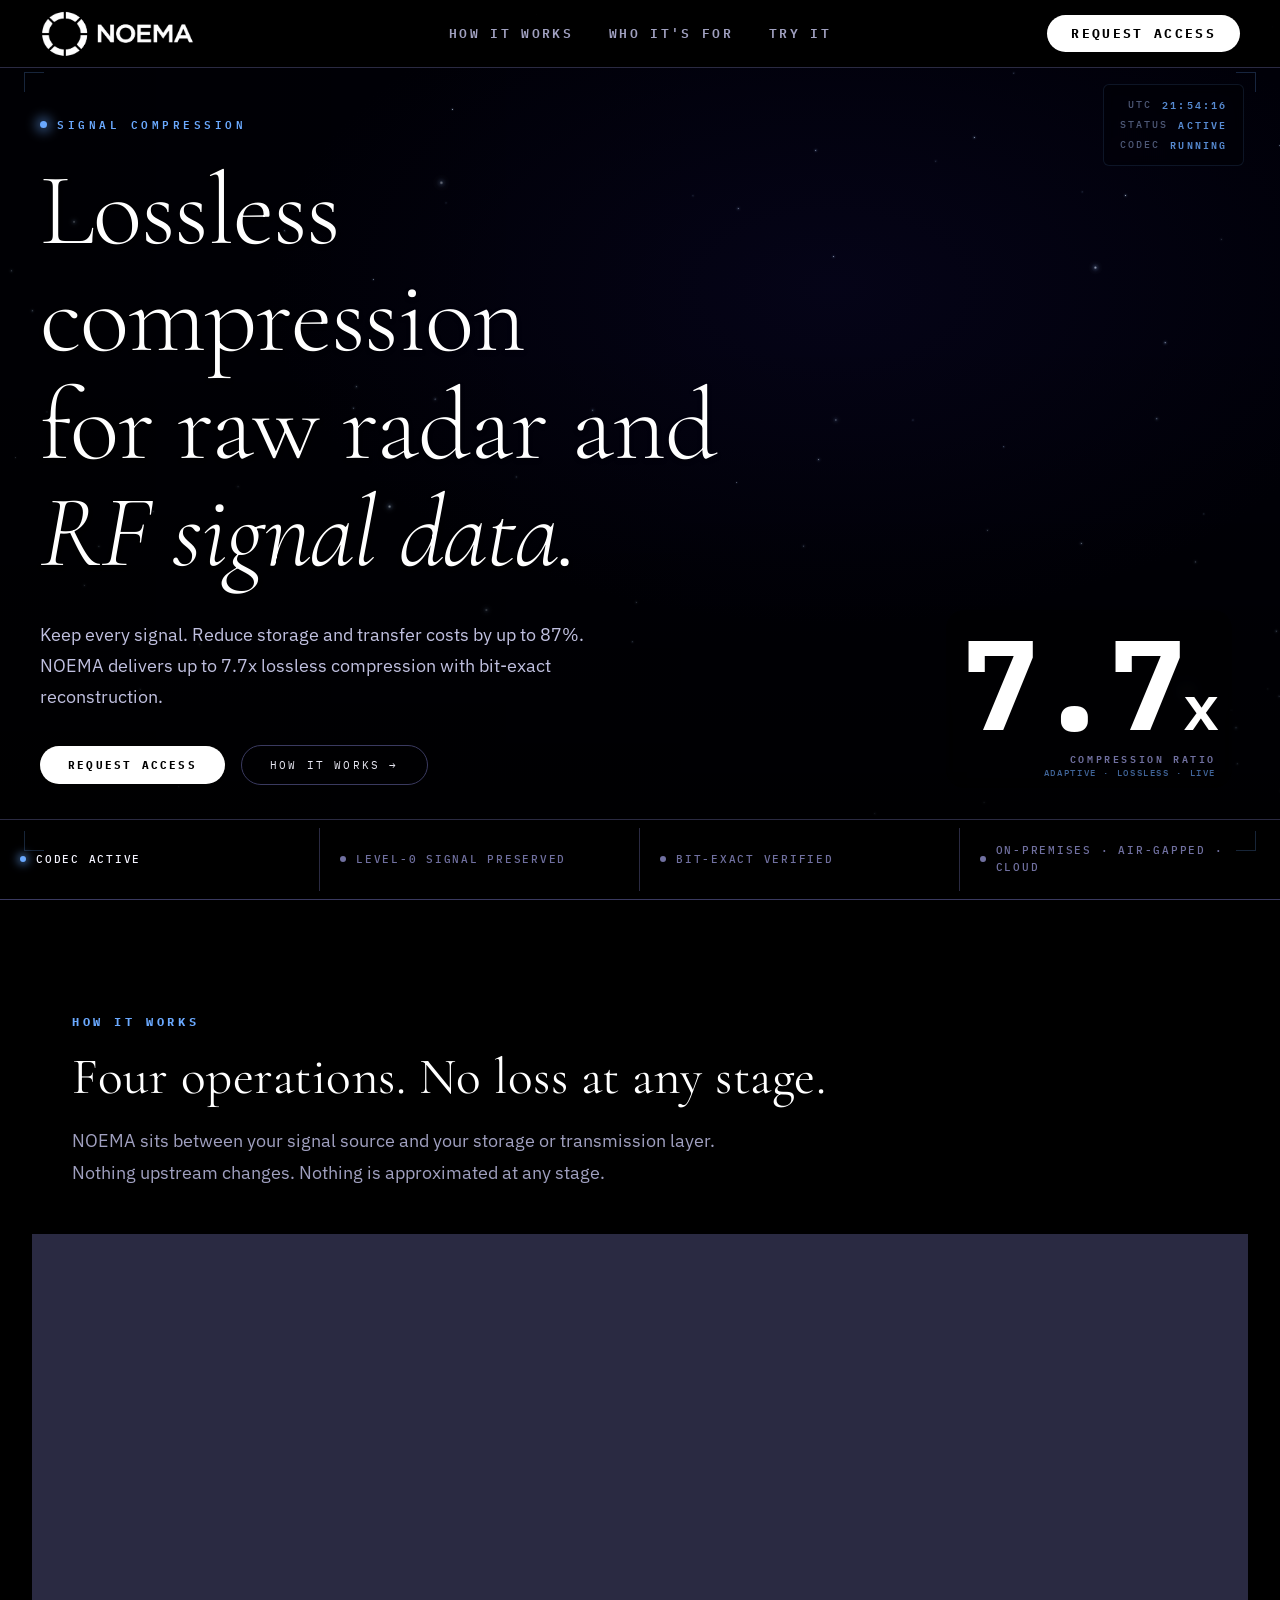
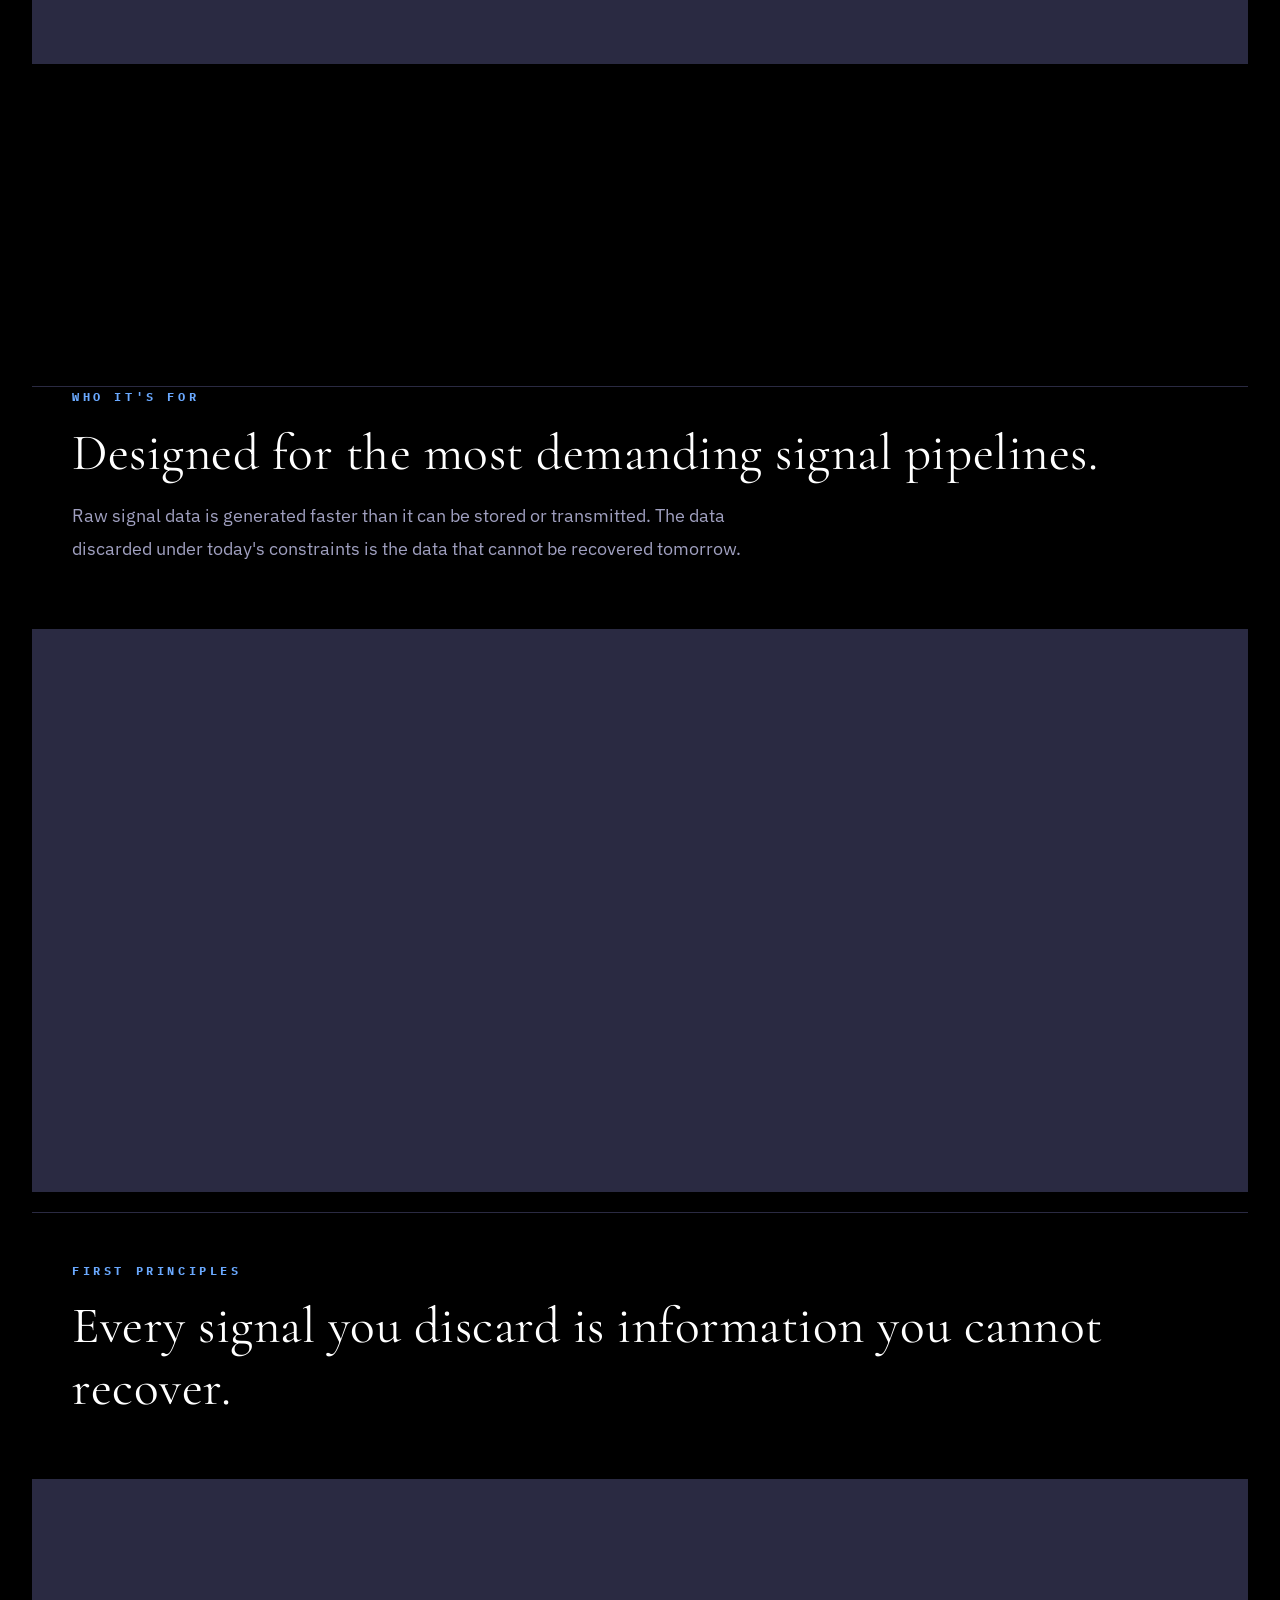
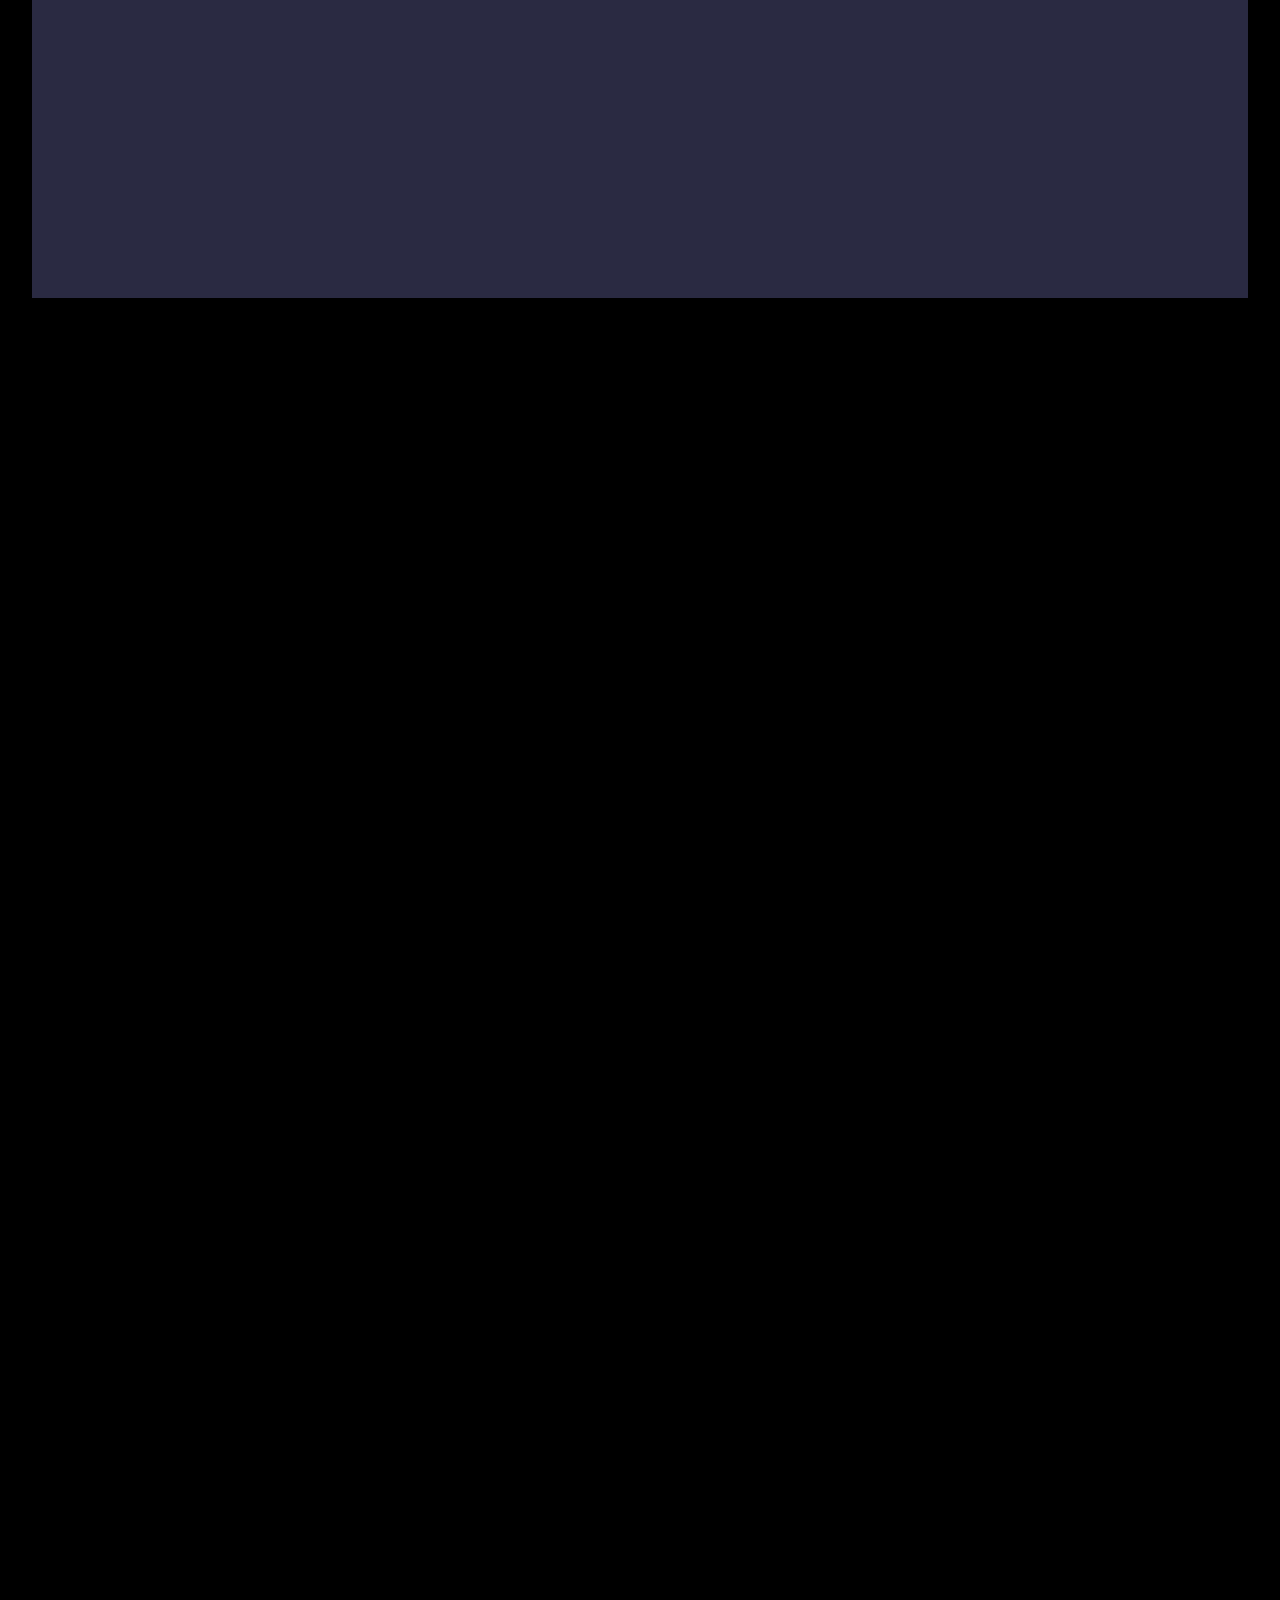
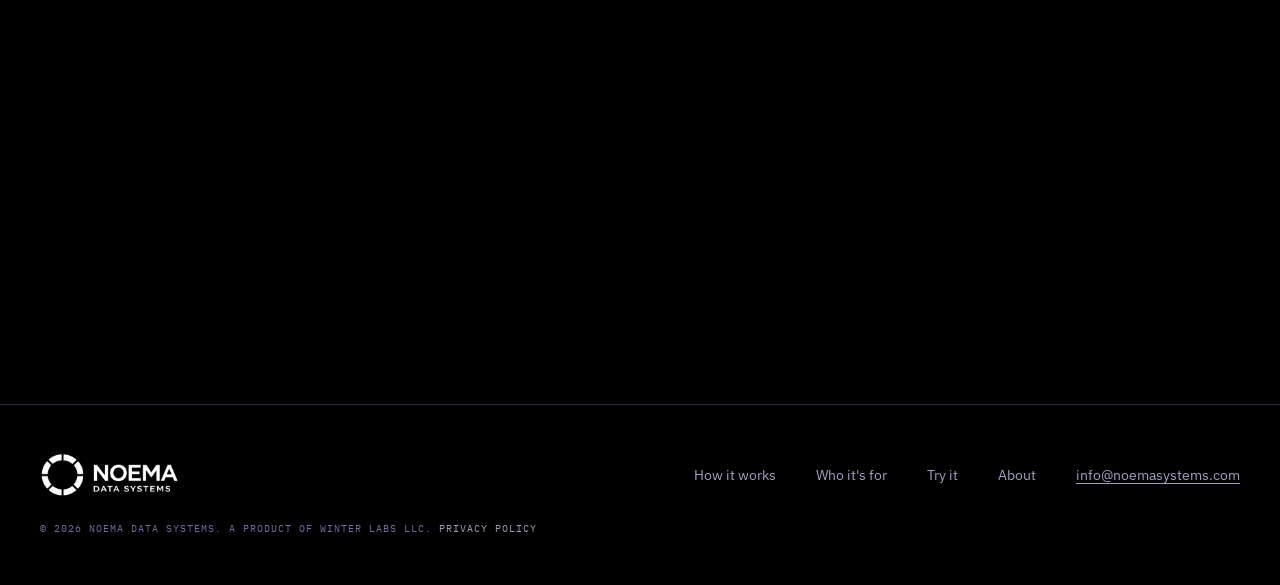
<file: index.html>
<!DOCTYPE html>
<html lang="en">
<head>
<meta charset="UTF-8">
<meta name="viewport" content="width=device-width, initial-scale=1.0, viewport-fit=cover">

<!-- Primary SEO -->
<title>NOEMA Data Systems | Lossless Compression for Radar, RF & SAR Data</title>
<meta name="description" content="NOEMA compresses radar, RF, and SAR data losslessly by up to 7.5x, preserving bit-exact signal fidelity with no changes to existing pipelines.">
<meta name="google-site-verification" content="BHL0DWhGnLd-arw8l7Kx6vkCZDKRUcqgpB3OGjRSbCo" />
<link rel="canonical" href="https://noemasystems.com/">

<!-- Favicon (tab icon) -->
<link rel="icon" type="image/png" href="images/noema_favicon.png">
<link rel="apple-touch-icon" href="images/noema_favicon.png">

<!-- Open Graph (Google rich results, LinkedIn, Slack previews) -->
<meta property="og:type" content="website">
<meta property="og:url" content="https://noemasystems.com/">
<meta property="og:title" content="NOEMA Data Systems | Lossless Compression for Radar, RF & SAR Data">
<meta property="og:description" content="NOEMA compresses radar, RF, and SAR data losslessly by 7.5–10x, preserving bit-exact signal fidelity with no changes to existing pipelines.">
<meta property="og:image" content="https://noemasystems.com/images/noema_og.png">
<meta property="og:image:width" content="1200">
<meta property="og:image:height" content="630">
<meta property="og:site_name" content="NOEMA Data Systems">

<!-- Twitter / X card -->
<meta name="twitter:card" content="summary_large_image">
<meta name="twitter:title" content="NOEMA Data Systems | Lossless Compression for Radar, RF & SAR Data">
<meta name="twitter:description" content="NOEMA compresses radar, RF, and SAR data losslessly by 7.5–10x, preserving bit-exact signal fidelity with no changes to existing pipelines.">
<meta name="twitter:image" content="https://noemasystems.com/images/noema_og.png">
<link rel="preconnect" href="https://fonts.googleapis.com">
<link rel="preconnect" href="https://fonts.gstatic.com" crossorigin>
<link href="https://fonts.googleapis.com/css2?family=Cormorant+Garamond:ital,wght@0,300;0,400;1,300;1,400&family=IBM+Plex+Mono:wght@400;500;600;700&family=IBM+Plex+Sans:wght@400;500;600;700&display=swap" rel="stylesheet">
<link rel="stylesheet" href="css/style.css">
</head>
<body>

<nav>
  <button class="nav-hamburger" id="navHamburger" aria-label="Open menu" aria-expanded="false">
    <span></span><span></span><span></span>
  </button>
  <img src="images/noema_logo.png" alt="NOEMA" class="nav-logo-img" onclick="window.scrollTo({top:0,behavior:'smooth'})">
  <div class="nav-links">
    <a onclick="document.getElementById('how').scrollIntoView({behavior:'smooth'})">How it works</a>
    <a onclick="document.getElementById('for').scrollIntoView({behavior:'smooth'})">Who it's for</a>
    <a onclick="document.getElementById('pilot').scrollIntoView({behavior:'smooth'})">Try it</a>
  </div>
  <button class="nav-cta" onclick="document.getElementById('signup').scrollIntoView({behavior:'smooth'})">Request access</button>
</nav>

<!-- Mobile dropdown menu -->
<div class="nav-dropdown" id="navDropdown">
  <a onclick="closeNav(); document.getElementById('how').scrollIntoView({behavior:'smooth'})">How it works</a>
  <a onclick="closeNav(); document.getElementById('for').scrollIntoView({behavior:'smooth'})">Who it's for</a>
  <a onclick="closeNav(); document.getElementById('pilot').scrollIntoView({behavior:'smooth'})">Try it</a>
  <a onclick="closeNav(); document.getElementById('signup').scrollIntoView({behavior:'smooth'})">Contact</a>
  <button class="nav-dropdown-cta" onclick="closeNav(); document.getElementById('signup').scrollIntoView({behavior:'smooth'})">Request access</button>
</div>

<!-- HERO -->
<section class="hero">
  <!-- Galaxy / data signal canvas -->
  <canvas id="hero-canvas"></canvas>

  <!-- Control room HUD -- right side only -->
  <div class="hud hud-tr">
    <div class="hud-line">UTC <span id="hud-time" class="hud-val">00:00:00</span></div>
    <div class="hud-line">STATUS <span class="hud-val">ACTIVE</span></div>
    <div class="hud-line">CODEC <span class="hud-val">RUNNING</span></div>
  </div>

  <!-- Corner brackets -->
  <div class="corner corner-tl"></div>
  <div class="corner corner-tr"></div>
  <div class="corner corner-bl"></div>
  <div class="corner corner-br"></div>

  <div class="hero-vignette"></div>

  <div class="hero-content">
    <div class="hero-badge"><span class="bdot"></span>Signal Compression</div>
    <h1>Lossless compression<br>for raw radar and<br><em>RF signal data.</em></h1>
    <p class="hero-sub"><p class="hero-sub">Keep every signal. Reduce storage and transfer costs by up to 87%. NOEMA delivers up to 7.7x lossless compression with bit-exact reconstruction. </p></p>
    <div class="hero-actions">
      <button class="btn-white" onclick="document.getElementById('signup').scrollIntoView({behavior:'smooth'})">Request access</button>
      <button class="btn-outline" onclick="document.getElementById('how').scrollIntoView({behavior:'smooth'})">How it works &rarr;</button>
    </div>
  </div>

  <div class="hero-stat">
    <div class="ratio-big">7.7<span class="ratio-x">x</span></div>
    <div class="ratio-label">COMPRESSION RATIO</div>
    <div class="ratio-sub">ADAPTIVE &middot; LOSSLESS &middot; LIVE</div>
  </div>

  <div class="hero-bar">
    <div class="hero-bar-track">
      <div class="bar-cell on"><span class="dot-sm live"></span>Codec active</div>
      <div class="bar-cell"><span class="dot-sm"></span>Level-0 Signal preserved</div>
      <div class="bar-cell"><span class="dot-sm"></span>Bit-exact verified</div>
      <div class="bar-cell"><span class="dot-sm"></span>On-premises &middot; Air-gapped &middot; Cloud</div>
    </div>
  </div>
</section>

<main class="container">
  <!-- HOW IT WORKS -->
  <div id="how">
    <div class="section-pad" style="border-top: none; padding-top: 0;">
      <span class="kicker">How it works</span>
      <h2 class="section-h2">Four operations. No loss at any stage.</h2>
      <p class="section-preamble">NOEMA sits between your signal source and your storage or transmission layer. Nothing upstream changes. Nothing is approximated at any stage.</p>
    </div>
    <div class="ops-grid">
      <div class="op-card reveal">
        <div class="op-num">01 Intake</div>
        <div class="op-title">Raw signal data enters NOEMA.</div>
        <p class="op-desc">No preprocessing. No configuration. Automatically adapts to the statistical profile of incoming raw signal data from the first run.</p>
        <div class="op-specs"><span>Any signal type</span><span>Zero configuration</span><span>Works from first run</span></div>
      </div>
      <div class="op-card reveal">
        <div class="op-num">02 Compress</div>
        <div class="op-title">Adaptive lossless compression.</div>
        <p class="op-desc">Up to 7.7x times smaller across radar, RF, and raw sensor signal workloads. Self-tunes to your signal profile in real time or batch. Nothing is approximated.</p>
        <div class="op-specs"><span>Up to 7.7x reduction</span><span>Self-adapting codec</span><span>Real-time or batch</span></div>
      </div>
      <div class="op-card reveal">
        <div class="op-num">03 Transmit / Store</div>
        <div class="op-title">More through the same infrastructure.</div>
        <p class="op-desc">Same bandwidth carries more. Same storage holds more. On-premises, air-gapped, or cloud. No hardware changes at any stage.</p>
        <div class="op-specs"><span>Satellite to ground</span><span>Ground to cloud or archive</span><span>No hardware changes</span></div>
      </div>
      <div class="op-card reveal">
        <div class="op-num">04 Reconstruct</div>
        <div class="op-title">Recover the exact original signal.</div>
        <p class="op-desc">Any time. Any file. Bit-exact reconstruction verified on output. Replay experiments. Retrain models. Nothing was lost.</p>
        <div class="op-specs"><span>Bit-exact verified</span><span>Confirmed fidelity on output</span><span>Any file, any time</span></div>
      </div>
    </div>

    <!-- INTERACTIVE PIPELINE -->
    <div class="pipeline-wrap reveal">
  <div class="pipeline-flow">
    <div class="pipe-node"><div class="node-label">Signal source</div><div class="node-val">800 MB</div></div>
    <div class="pipe-arrow">&rarr;</div>
    <div class="pipe-node"><div class="node-label">Intake</div><div class="node-val">800 MB</div></div>
    <div class="pipe-arrow">&rarr;</div>
    <div class="pipe-node hl">
      <div class="node-label">NOEMA</div>
      <div class="node-val">7.7x</div>
      <div class="node-note">compression</div>
    </div>
    <div class="pipe-arrow">&rarr;</div>
    <div class="pipe-node">
      <div class="node-label">Transmit / Store</div>
      <div class="node-val">103.9 MB</div>
      <div class="node-note">87% saved</div>
    </div>
    <div class="pipe-arrow">&rarr;</div>
    <div class="pipe-node"><div class="node-label">Reconstruct</div><div class="node-val">800 MB</div><div class="node-note">bit-exact</div></div>
  </div>
  <div class="validation-note">Validated on real-world SAR and RF captures</div>
</div>

  <!-- WHO IT IS FOR -->
  <div id="for">
    <div class="section-pad">
      <span class="kicker">Who it's for</span>
      <h2 class="section-h2">Designed for the most demanding signal pipelines.</h2>
      <p class="section-preamble">Raw signal data is generated faster than it can be stored or transmitted. The data discarded under today's constraints is the data that cannot be recovered tomorrow.</p>
    </div>
    <div class="cards-grid">
      <div class="who-card reveal">
        <div class="card-img-box" style="--d:0s">
          <img src="images/av1.webp" alt="Autonomous vehicle testing" loading="lazy">
        </div>
        <div class="card-body">
          <div class="card-cat">Autonomous Vehicles</div>
          <div class="card-title">AV test fleets generate terabytes of raw radar data daily.</div>
          <p class="card-text">Storing everything is expensive; discarding any means losing edge cases. NOEMA compresses raw radar and sensor streams at the signal level, preserving every bit while reducing the storage footprint.</p>
        </div>
      </div>
      <div class="who-card reveal">
        <div class="card-img-box" style="--d:1.8s">
          <img src="images/sat1.webp" alt="Satellite in orbit" loading="lazy">
        </div>
        <div class="card-body">
          <div class="card-cat">Satellite and SAR</div>
          <div class="card-title">Downlink windows are measured in minutes. What does not fit is gone.</div>
          <p class="card-text">NOEMA compresses SAR and telemetry data at the signal level, at the source, on the ground, and between relay stations. More science through the same link.</p>
        </div>
      </div>
      <div class="who-card reveal">
        <div class="card-img-box" style="--d:3.6s">
          <img src="images/sigint1.webp" alt="Tactical operations" loading="lazy">
        </div>
        <div class="card-body">
          <div class="card-cat">Defense and SIGINT</div>
          <div class="card-title">At the tactical edge, storage is constrained and connectivity is intermittent.</div>
          <p class="card-text">NOEMA compresses at the point of collection, at the signal level. Air-gappable, ARM-compatible, bit-exact. Keep every capture. Replay any signal later.</p>
        </div>
      </div>
    </div>
  </div>

  <!-- FIRST PRINCIPLES -->
  <div id="principles">
    <div class="section-pad">
      <span class="kicker">First principles</span>
      <h2 class="section-h2">Every signal you discard is information you cannot recover.</h2>
    </div>
    <div class="principles-grid">
      <div class="principle reveal"><h4>You cannot retrain on data you did not keep.</h4><p>Once raw signal captures are deleted, they are gone. The models you run tomorrow depend on what you store today.</p></div>
      <div class="principle reveal"><h4>You cannot reproduce experiments without the original signal.</h4><p>Bit-exact reconstruction means any experiment, any analysis, any algorithm can be run against the original capture at any future point.</p></div>
      <div class="principle reveal"><h4>Lossless means nothing is approximated. Ever.</h4><p>NOEMA does not trade fidelity for compression ratio. Every bit of the original signal is preserved and verifiable on output.</p></div>
      <div class="principle reveal"><h4>Built for teams that cannot afford to lose the past.</h4><p>The insight you do not yet know you will need is already in your data. NOEMA makes keeping it the same cost as keeping almost nothing.</p></div>
    </div>
  </div>

  <!-- TRY IT -->
  <div id="pilot">
    <div class="tryit-banner reveal">
      <div class="tryit-top">
        <div>
          <div class="shadow-badge">
            <span class="shadow-badge-dot"></span>
            <span class="shadow-badge-text">SHADOW MODE -- RUNS PARALLEL TO YOUR EXISTING PIPELINE. ZERO DISRUPTION.</span>
          </div>
          <div class="tryit-heading">Live in your environment<br>the same day.</div>
          <p class="tryit-sub">No integration required. No data leaves your system. No risk. Runs in parallel with your existing pipeline from day one.</p>
          <div class="tryit-badge-section">
            <div class="tryit-badge-track">
              <div class="tryit-badge-line">ON-PREMISES &middot; AIR-GAPPED &middot; CLOUD</div>
              <div class="tryit-badge-single">NO DATA LEAVES YOUR ENVIRONMENT</div>
              <div class="tryit-badge-single">WORKS FROM DAY ONE</div>
            </div>
          </div>
        </div>
      </div>
      <div class="tryit-steps">
        <div class="tryit-step"><div class="ts-num">01 Receive</div><div class="ts-title">Delivered instantly</div><p class="ts-body">Binary, setup wizard, test data, and documentation. Linux, Windows, and ARM.</p></div>
        <div class="tryit-step"><div class="ts-num">02 Deploy</div><div class="ts-title">Answer four questions</div><p class="ts-body">Input, output, CPU limit, throughput cap. Configuration is generated automatically. No coding.</p></div>
        <div class="tryit-step"><div class="ts-num">03 Observe</div><div class="ts-title">Results appear automatically</div><p class="ts-body">Compression ratio, storage savings, and reconstruction verification on your own raw signal data.</p></div>
        <div class="tryit-step"><div class="ts-num">04 Review</div><div class="ts-title">Clear impact</div><p class="ts-body">Storage savings, bandwidth gains, ROI. You leave with a decision, not a report.</p></div>
      </div>
      <div class="deploy-row">
        <span class="deploy-label">Integrate as</span>
        <div class="deploy-scroller">
          <div class="deploy-track">
            <span class="deploy-item">Drop-in mode</span>
            <span class="deploy-item">SDK / API</span>
            <span class="deploy-item">Edge binary</span>
            <span class="deploy-item">Batch or real-time</span>
          </div>
        </div>
      </div>
      <div class="tryit-cta-row">
        <button class="btn-white" onclick="document.getElementById('signup').scrollIntoView({behavior:'smooth'})">Contact to test it</button>
        <button class="tryit-arrow" onclick="document.getElementById('signup').scrollIntoView({behavior:'smooth'})">
          <svg width="16" height="16" viewBox="0 0 16 16" fill="none"><path d="M8 3v10M3 8l5 5 5-5" stroke="currentColor" stroke-width="1.5" stroke-linecap="round" stroke-linejoin="round"/></svg>
        </button>
      </div>
    </div>
  </div>

  <!-- FORM -->
  <div id="signup">
    <div class="form-section" style="border-top: none; padding: 2.5rem 0 2rem;">
      <div class="form-left reveal">
        <h2>Request access</h2>
        <p>Human response within 24 hours. No automated sequences. Priority given to AV infrastructure teams, satellite and ground station operators, and defense organizations.</p>
      </div>
      <div class="reveal">
        <form id="accessForm">
          <div class="f-row">
            <div class="f-group"><label class="f-label">First name</label><input class="fi" type="text" placeholder="First name" required></div>
            <div class="f-group"><label class="f-label">Last name</label><input class="fi" type="text" placeholder="Last name" required></div>
          </div>
          <div class="f-group"><label class="f-label">Work email</label><input class="fi" type="email" placeholder="you@org.com" required></div>
          <div class="f-group"><label class="f-label">Organisation</label><input class="fi" type="text" placeholder="Organization name"></div>
          <div class="f-group">
            <label class="f-label">Sector</label>
            <select class="fs" required>
              <option value="" disabled selected>Select sector</option>
              <option>Autonomous Vehicles</option>
              <option>Ground station operator</option>
              <option>Satellite / SAR -- commercial</option>
              <option>Satellite / SAR -- government</option>
              <option>Defense / SIGINT</option>
              <option>Telecom R&amp;D</option>
              <option>Research institution</option>
              <option>Other</option>
            </select>
          </div>
          <div class="f-group"><label class="f-label">Signal type or use case</label><input class="fi" type="text" placeholder="e.g. SAR Level-0, radar ADC, wideband I/Q"></div>
          <button type="submit" class="fsub">Request access &rarr;</button>
          <p class="fnote">Human response within 24 hours &middot; No automated sequences</p>
        </form>
        <div id="formSuccess"><p>Request received.</p><small>We will be in touch within 24 hours.</small></div>
      </div>
    </div>
  </div>
</main>

<footer>
  <img src="images/noema_bottom.png" alt="NOEMA" class="footer-logo-img">
  <div class="footer-links">
    <a onclick="document.getElementById('how').scrollIntoView({behavior:'smooth'})">How it works</a>
    <a onclick="document.getElementById('for').scrollIntoView({behavior:'smooth'})">Who it's for</a>
    <a onclick="document.getElementById('pilot').scrollIntoView({behavior:'smooth'})">Try it</a>
    <a href="about.html">About</a>
    <a href="mailto:info@noemasystems.com">info@noemasystems.com</a>
  </div>
  <div class="footer-legal">
    &copy; 2026 NOEMA Data Systems. A product of Winter Labs LLC.
    <a href="privacy.html" class="privacy-link">Privacy Policy</a>
  </div>
</footer>

<script src="js/main.js"></script>
<script>
/* ---- MOBILE NAV TOGGLE ---- */
function closeNav(){
  document.getElementById('navDropdown').classList.remove('open');
  document.getElementById('navHamburger').classList.remove('open');
  document.getElementById('navHamburger').setAttribute('aria-expanded','false');
  document.body.classList.remove('nav-open');
}
document.getElementById('navHamburger').addEventListener('click', function(){
  const dd = document.getElementById('navDropdown');
  const open = dd.classList.toggle('open');
  this.classList.toggle('open', open);
  this.setAttribute('aria-expanded', open ? 'true' : 'false');
  document.body.classList.toggle('nav-open', open);
});
/* Close on outside tap */
document.addEventListener('click', function(e){
  const dd = document.getElementById('navDropdown');
  const hb = document.getElementById('navHamburger');
  if(dd.classList.contains('open') && !dd.contains(e.target) && !hb.contains(e.target)){
    closeNav();
  }
});
/* Close on resize to desktop */
window.addEventListener('resize', function(){
  if(window.innerWidth > 700) closeNav();
});

/* ---- MOBILE MARQUEES: duplicate track content once for seamless loop ---- */
(function(){
  function setupMarquees(){
    const isMobile = window.innerWidth <= 700;
    const tracks = document.querySelectorAll('.hero-bar-track, .tryit-badge-track, .deploy-track');
    tracks.forEach(track => {
      if(isMobile && !track.dataset.duplicated){
        track.dataset.originalHTML = track.innerHTML;
        track.innerHTML = track.innerHTML + track.innerHTML;
        track.dataset.duplicated = 'true';
      } else if(!isMobile && track.dataset.duplicated){
        track.innerHTML = track.dataset.originalHTML;
        track.dataset.duplicated = '';
      }
    });
  }
  setupMarquees();
  let resizeTimer;
  window.addEventListener('resize', function(){
    clearTimeout(resizeTimer);
    resizeTimer = setTimeout(setupMarquees, 150);
  });

  /* Pause the marquee while the user is touching/scrolling it */
  const swipeContainers = document.querySelectorAll('.tryit-badge-section, .deploy-scroller');
  swipeContainers.forEach(el => {
    let scrollResetTimer;
    el.addEventListener('touchstart', () => el.classList.add('paused'), {passive:true});
    el.addEventListener('touchend',   () => {
      clearTimeout(scrollResetTimer);
      scrollResetTimer = setTimeout(() => el.classList.remove('paused'), 1200);
    }, {passive:true});
    el.addEventListener('scroll', () => {
      el.classList.add('paused');
      clearTimeout(scrollResetTimer);
      scrollResetTimer = setTimeout(() => el.classList.remove('paused'), 1200);
    }, {passive:true});
  });
})();
/* ---- UTC CLOCK ---- */
(function tick(){
  const d = new Date();
  const p = n => String(n).padStart(2,'0');
  const el = document.getElementById('hud-time');
  if(el) el.textContent = `${p(d.getUTCHours())}:${p(d.getUTCMinutes())}:${p(d.getUTCSeconds())}`;
  setTimeout(tick, 1000);
})();

/* ---- SESSION TIMER ---- */
const sessionStart = Date.now();
let frameCount = 0;
(function tickSession(){
  const sec = Math.floor((Date.now() - sessionStart) / 1000);
  const m = String(Math.floor(sec/60)).padStart(2,'0');
  const s = String(sec%60).padStart(2,'0');
  const el = document.getElementById('hud-session');
  if(el) el.textContent = `${m}:${s}`;
  frameCount++;
  const fe = document.getElementById('hud-frames');
  if(fe) fe.textContent = frameCount.toLocaleString();
  setTimeout(tickSession, 1000);
})();

/* ---- HERO CANVAS: galaxy → NOEMA logo → disperse, looping
   Single canvas, single RAF loop. Mouse repels all stars (water-parting).
   ~1400 stars, sprite-based (cheap), auto-pauses when hero is off-screen. ---- */
(function(){
  const c = document.getElementById('hero-canvas');
  if(!c) return;
  const ctx = c.getContext('2d');
  const heroEl = c.closest('.hero');
  let W, H, t = 0;
  let particles = [];
  let mouse = { x: -9999, y: -9999, active: false };
  let running = true;

  // --- Looping timeline (seconds) — quick reveal, long hold ---
  const PHASE_ORBIT    = 1.5;   // brief orbit before converging
  const PHASE_CONVERGE = 4.5;
  const PHASE_HOLD     = 11.0;  // logo is the star — held for a long time
  const PHASE_DISPERSE = 5.0;
  const CYCLE_DURATION = PHASE_ORBIT + PHASE_CONVERGE + PHASE_HOLD + PHASE_DISPERSE;

  // --- Star sprite: bright crisp core + soft halo ---
  const SPRITE_SIZE = 32;
  const sprite = document.createElement('canvas');
  sprite.width = sprite.height = SPRITE_SIZE;
  (function(){
    const sctx = sprite.getContext('2d');
    const cx = SPRITE_SIZE / 2;
    const halo = sctx.createRadialGradient(cx, cx, 0, cx, cx, cx);
    halo.addColorStop(0,    'rgba(180,210,255,0.55)');
    halo.addColorStop(0.25, 'rgba(150,190,245,0.22)');
    halo.addColorStop(0.6,  'rgba(120,160,220,0.05)');
    halo.addColorStop(1,    'rgba(100,140,210,0)');
    sctx.fillStyle = halo;
    sctx.fillRect(0, 0, SPRITE_SIZE, SPRITE_SIZE);
    const core = sctx.createRadialGradient(cx, cx, 0, cx, cx, cx * 0.22);
    core.addColorStop(0,   'rgba(255,255,255,1)');
    core.addColorStop(0.4, 'rgba(230,240,255,0.7)');
    core.addColorStop(1,   'rgba(200,220,255,0)');
    sctx.fillStyle = core;
    sctx.fillRect(0, 0, SPRITE_SIZE, SPRITE_SIZE);
  })();

  // --- Ring geometry (NOEMA logo as a thin outline, 8 arcs) ---
  const RING_SEGMENTS   = 8;
  const RING_GAP_DEG    = 14;
  const RING_THICK_FRAC = 0.18;
  // Adaptive density: 8+ cores = full, 4 cores = reduced, 2 cores = minimum.
  // `hardwareConcurrency` is undefined on some old browsers — default to 4.
  const CORES = navigator.hardwareConcurrency || 4;
  const STAR_COUNT = CORES >= 8 ? 600 : (CORES >= 4 ? 420 : 280);
  const FORMER_FRACTION = 0.7;

  function ringCenter(){
    // Top-right, slightly bigger than before
    return { cx: W * 0.76, cy: H * 0.36, r: Math.min(W, H) * 0.21 };
  }

  function buildParticles(){
    particles = [];
    const { cx, cy, r } = ringCenter();
    const thickness = r * RING_THICK_FRAC;
    const innerR = r - thickness / 2;
    const outerR = r + thickness / 2;
    const segDeg = (360 / RING_SEGMENTS) - RING_GAP_DEG;

    const maxOrbitR = Math.max(
      Math.hypot(cx, cy),
      Math.hypot(W - cx, cy),
      Math.hypot(cx, H - cy),
      Math.hypot(W - cx, H - cy)
    );

    const segStarts = [];
    for(let s = 0; s < RING_SEGMENTS; s++){
      segStarts.push(s * (360 / RING_SEGMENTS) + RING_GAP_DEG / 2);
    }

    for(let i = 0; i < STAR_COUNT; i++){
      const isFormer = Math.random() < FORMER_FRACTION;

      // Former stars get a ring target; ambient stars will just keep orbiting
      let ringX, ringY;
      if(isFormer){
        const segIdx = Math.floor(Math.random() * RING_SEGMENTS);
        const startDeg = segStarts[segIdx];
        // Pick a position type: inner line, outer line, or cap (start/end edge)
        // Inner/outer get most stars; caps get a few so arc ends read as squared.
        const pick = Math.random();
        let deg, particleR;
        if(pick < 0.08){
          // Start cap — radial line at the arc's start angle
          deg = startDeg;
          particleR = innerR + Math.random() * (outerR - innerR);
        } else if(pick < 0.16){
          // End cap — radial line at the arc's end angle
          deg = startDeg + segDeg;
          particleR = innerR + Math.random() * (outerR - innerR);
        } else {
          // Along the arc — outer or inner line
          deg = startDeg + Math.random() * segDeg;
          const onOuter = Math.random() < 0.5;
          const lineR = onOuter ? outerR : innerR;
          particleR = lineR + (Math.random() - 0.5) * 3;
        }
        const rad = deg * Math.PI / 180;
        ringX = cx + Math.cos(rad) * particleR;
        ringY = cy + Math.sin(rad) * particleR;
      }

      // Galactic orbit properties — slower, calmer
      const rFrac = Math.sqrt(Math.random());
      const orbitR = 30 + rFrac * (maxOrbitR * 0.95);
      const orbitAngle0 = Math.random() * Math.PI * 2;
      const angularVel = 0.0008 + 0.0013 * (1 - rFrac);

      const isFeature = Math.random() < 0.12;
      const size = isFeature ? 11 + Math.random() * 7 : 4 + Math.random() * 4;

      particles.push({
        isFormer,
        orbitR, orbitAngle0, angularVel,
        _angle: orbitAngle0,
        ringX, ringY,
        x: cx + Math.cos(orbitAngle0) * orbitR,
        y: cy + Math.sin(orbitAngle0) * orbitR,
        vx: 0, vy: 0,
        size,
        alpha: isFeature ? 0.8 + Math.random() * 0.2 : 0.55 + Math.random() * 0.3,
        jitterPhase: Math.random() * Math.PI * 2,
        jitterSpeed: 0.01 + Math.random() * 0.012,
        jitterAmp: 0.2 + Math.random() * 0.3,
        twinklePhase: Math.random() * Math.PI * 2,
        twinkleSpeed: 0.015 + Math.random() * 0.025,
      });
    }
  }

  function resize(){
    // Cap backing-store resolution at 1x regardless of device pixel ratio.
    // Soft particles look identical at 1x vs 2x; saves 4x on Retina, 9x on 4K.
    W = c.offsetWidth;
    H = c.offsetHeight;
    c.width  = W;
    c.height = H;
    buildParticles();
  }
  resize();
  window.addEventListener('resize', resize);

  // Mouse scoped to hero element
  heroEl.addEventListener('mousemove', e => {
    const rect = c.getBoundingClientRect();
    mouse.x = e.clientX - rect.left;
    mouse.y = e.clientY - rect.top;
    mouse.active = true;
  });
  heroEl.addEventListener('mouseleave', () => { mouse.active = false; });

  // Pause when hero is off-screen
  const io = new IntersectionObserver(entries => {
    entries.forEach(e => { running = e.isIntersecting; if(running) draw(); });
  }, { threshold: 0 });
  io.observe(heroEl);

  // Pause when tab is hidden (huge win — browsers throttle RAF to ~1fps anyway,
  // but this avoids the wasted state-update work entirely)
  document.addEventListener('visibilitychange', () => {
    const shouldRun = !document.hidden;
    if(shouldRun !== running){
      running = shouldRun;
      if(running) draw();
    }
  });

  // Physics
  const SPRING_BASE    = 0.014;
  const DAMPING        = 0.93;
  const REPEL_RADIUS   = 110;
  const REPEL_STRENGTH = 5;
  const REPEL_R2       = REPEL_RADIUS * REPEL_RADIUS;

  function easeInOutSine(x){
    return -(Math.cos(Math.PI * x) - 1) / 2;
  }

  function getState(elapsedSec){
    const ct = elapsedSec % CYCLE_DURATION;
    if(ct < PHASE_ORBIT){
      return { formation: 0, orbitSpeed: 1 };
    }
    const t1 = ct - PHASE_ORBIT;
    if(t1 < PHASE_CONVERGE){
      const p = t1 / PHASE_CONVERGE;
      const eased = easeInOutSine(p);
      return { formation: eased, orbitSpeed: 1 - eased };
    }
    const t2 = t1 - PHASE_CONVERGE;
    if(t2 < PHASE_HOLD){
      return { formation: 1, orbitSpeed: 0 };
    }
    const t3 = t2 - PHASE_HOLD;
    const p = t3 / PHASE_DISPERSE;
    const eased = easeInOutSine(p);
    return { formation: 1 - eased, orbitSpeed: eased };
  }

  const startTime = performance.now();
  let lastTime = startTime;

  function draw(){
    if(!running) return;
    ctx.clearRect(0, 0, W, H);
    ctx.globalCompositeOperation = 'lighter';
    t += 1;

    const now = performance.now();
    const dt = Math.min(32, now - lastTime);
    lastTime = now;

    const elapsed = (now - startTime) / 1000;
    const state = getState(elapsed);
    const { cx: galaxyCx, cy: galaxyCy } = ringCenter();

    let lastAlpha = -1; // track alpha bucket so we only set globalAlpha on change

    for(let i = 0; i < particles.length; i++){
      const p = particles[i];

      // Ambient stars keep orbiting gently even during "hold" phase so the
      // background never freezes. Formers obey the phase-driven orbitSpeed.
      const particleOrbitSpeed = p.isFormer
        ? state.orbitSpeed
        : 0.35 + 0.65 * state.orbitSpeed; // ambient: 35% speed minimum, full during orbit phase

      p._angle += p.angularVel * particleOrbitSpeed * dt * 0.06;
      const orbitX = galaxyCx + Math.cos(p._angle) * p.orbitR;
      const orbitY = galaxyCy + Math.sin(p._angle) * p.orbitR;

      // Former stars blend between orbit and ring position based on formation
      // Ambient stars always target their current orbit position
      const f = p.isFormer ? state.formation : 0;
      const hx = p.isFormer ? (orbitX * (1 - f) + p.ringX * f) : orbitX;
      const hy = p.isFormer ? (orbitY * (1 - f) + p.ringY * f) : orbitY;

      const springStrength = SPRING_BASE * (1 + f * 0.4);
      p.vx += (hx - p.x) * springStrength;
      p.vy += (hy - p.y) * springStrength;

      if(mouse.active){
        const dx = p.x - mouse.x;
        const dy = p.y - mouse.y;
        const d2 = dx * dx + dy * dy;
        if(d2 < REPEL_R2 && d2 > 0.01){
          const d = Math.sqrt(d2);
          const force = (1 - d / REPEL_RADIUS);
          const eased = force * force * REPEL_STRENGTH;
          p.vx += (dx / d) * eased;
          p.vy += (dy / d) * eased;
        }
      }

      p.vx *= DAMPING;
      p.vy *= DAMPING;
      p.x += p.vx;
      p.y += p.vy;

      const jx = Math.cos(t * p.jitterSpeed + p.jitterPhase) * p.jitterAmp;
      const jy = Math.sin(t * p.jitterSpeed * 1.3 + p.jitterPhase) * p.jitterAmp;

      const twinkle = 0.75 + 0.25 * Math.sin(t * p.twinkleSpeed + p.twinklePhase);
      const alphaMul = (p.isFormer ? (1 + f * 0.6) : 1) * twinkle;
      const rawAlpha = Math.min(1, p.alpha * alphaMul);
      // Quantize to 8 discrete levels so globalAlpha state change is rare.
      // Visual difference is imperceptible; perf win is real.
      const quantAlpha = Math.round(rawAlpha * 8) / 8;
      if(quantAlpha !== lastAlpha){
        ctx.globalAlpha = quantAlpha;
        lastAlpha = quantAlpha;
      }
      ctx.drawImage(sprite,
        p.x + jx - p.size / 2,
        p.y + jy - p.size / 2,
        p.size, p.size);
    }

    ctx.globalAlpha = 1;
    ctx.globalCompositeOperation = 'source-over';
    requestAnimationFrame(draw);
  }
  draw();
})();
</script>
</body>
</html>
</file>
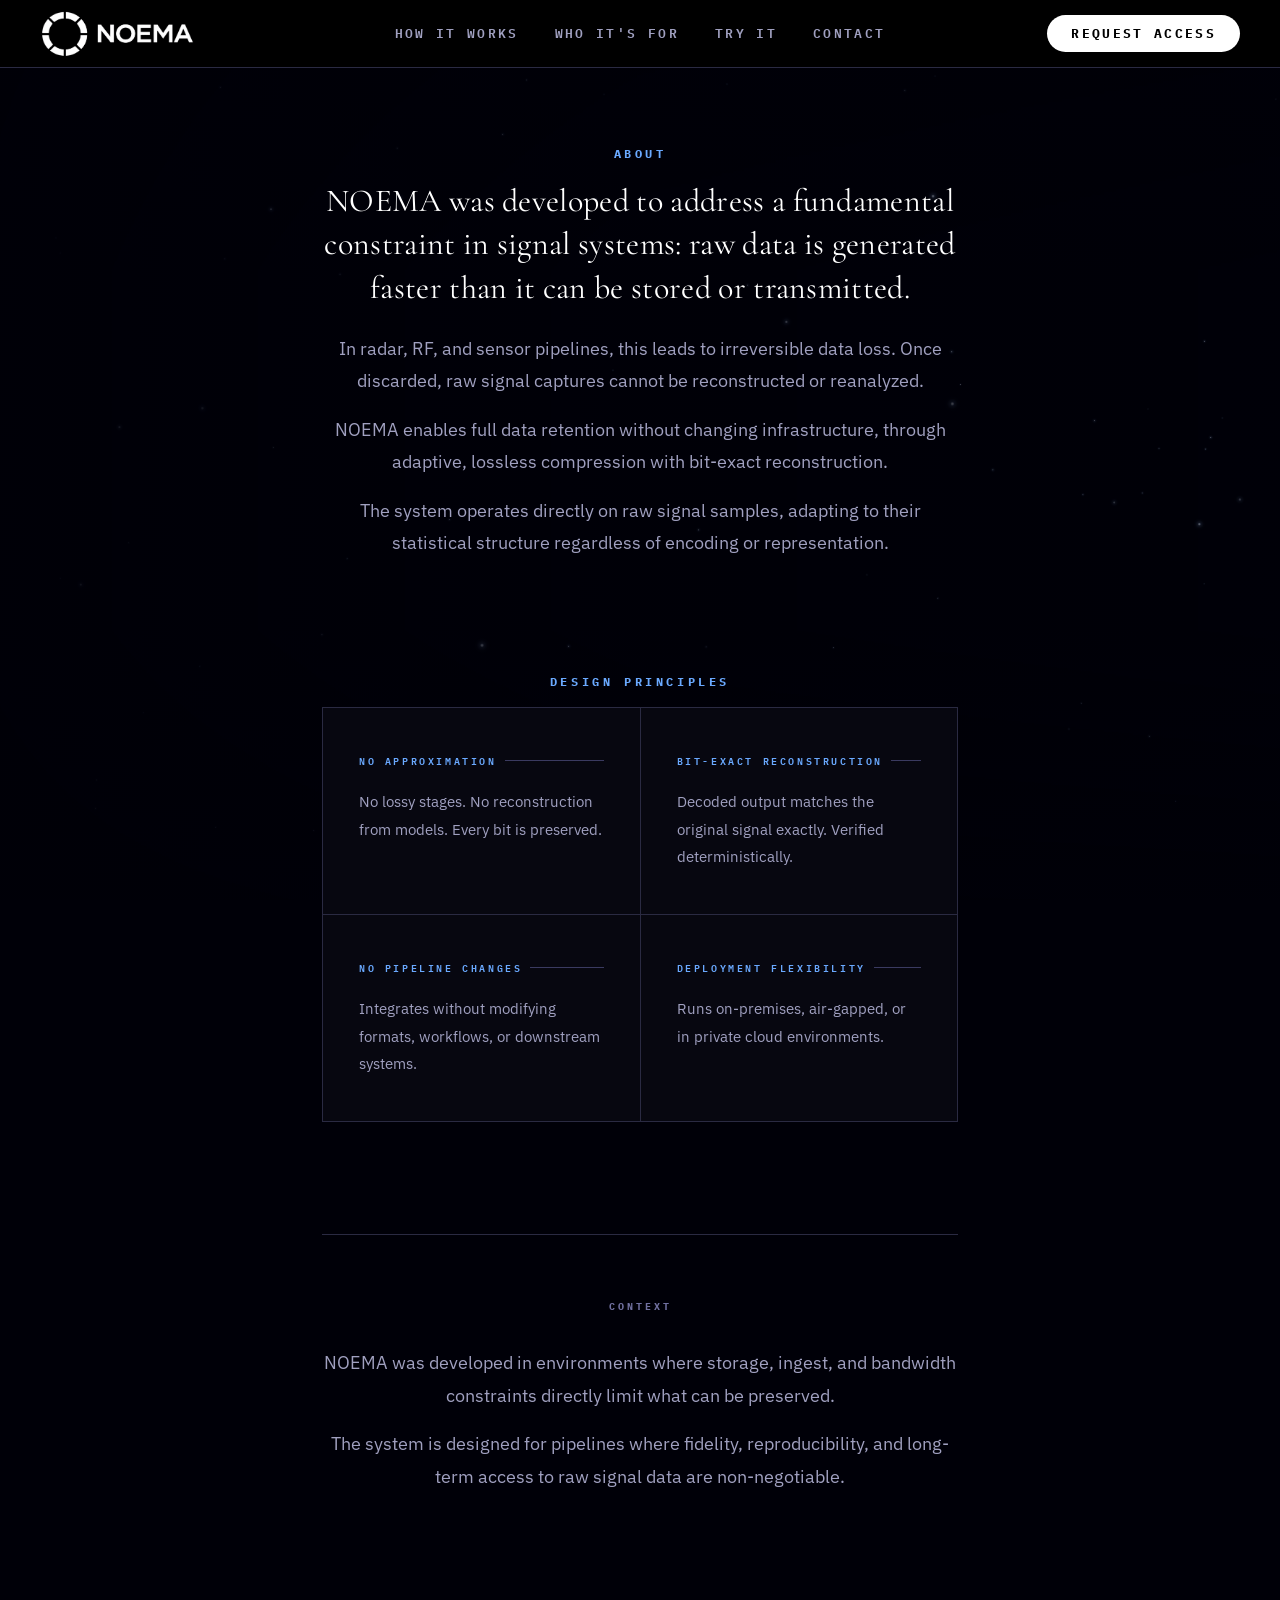
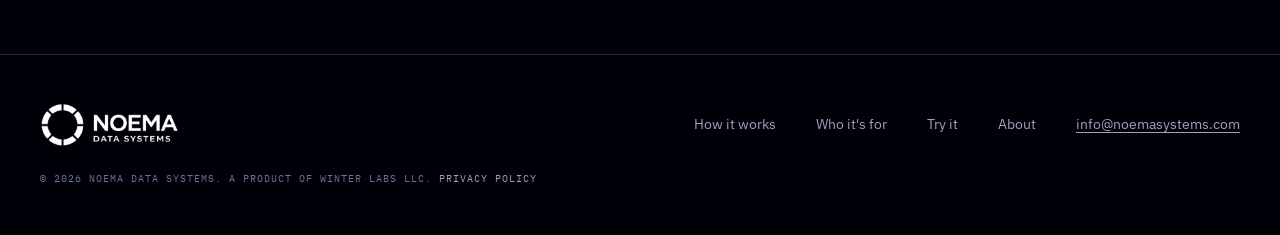
<file: about.html>
<!DOCTYPE html>
<html lang="en">
<head>
<meta charset="UTF-8">
<meta name="viewport" content="width=device-width, initial-scale=1.0, viewport-fit=cover">
<title>About — NOEMA Data Systems</title>
<meta name="description" content="NOEMA was developed to address a fundamental constraint in signal systems: raw data is generated faster than it can be stored or transmitted.">
<link rel="canonical" href="https://noemasystems.com/about.html">
<link rel="icon" type="image/png" href="images/noema_favicon.png">
<link rel="apple-touch-icon" href="images/noema_favicon.png">
<meta property="og:type" content="website">
<meta property="og:url" content="https://noemasystems.com/about.html">
<meta property="og:title" content="About — NOEMA Data Systems">
<meta property="og:description" content="NOEMA was developed to address a fundamental constraint in signal systems: raw data is generated faster than it can be stored or transmitted.">
<meta property="og:image" content="https://noemasystems.com/images/noema_og.png">
<meta property="og:site_name" content="NOEMA Data Systems">
<link rel="preconnect" href="https://fonts.googleapis.com">
<link rel="preconnect" href="https://fonts.gstatic.com" crossorigin>
<link href="https://fonts.googleapis.com/css2?family=Cormorant+Garamond:ital,wght@0,300;0,400;1,300;1,400&family=IBM+Plex+Mono:wght@400;500;600;700&family=IBM+Plex+Sans:wght@400;500;600;700&display=swap" rel="stylesheet">
<link rel="stylesheet" href="css/style.css">
<style>

  .about-wrap {
    max-width: 700px;
    margin: 0 auto;
    padding: 9rem 2rem 7rem;
    position: relative;
    z-index: 2;
  }

  /* ---- Header ---- */
  .about-label {
    font-family: var(--mono); font-size: 12px; font-weight: 700;
    letter-spacing: 0.3em; text-transform: uppercase; color: var(--blue);
    display: block; margin-bottom: 1rem;
    text-align: center;
  }

  /* ---- Core text block ---- */
  .about-core {
    text-align: center;
    margin-bottom: 7rem;
  }
  .about-core p {
    font-family: var(--sans); font-size: 1.1rem; font-weight: 400;
    color: var(--mid); line-height: 1.85;
  }
  .about-core p + p { margin-top: 1rem; }
  .about-core p:first-child {
    font-family: var(--serif); font-size: clamp(1.4rem, 2.5vw, 2rem);
    font-weight: 400; color: var(--white); line-height: 1.35;
    letter-spacing: 0.01em; margin-bottom: 1.5rem;
  }

  /* ---- 2x2 Cards ---- */
  .about-cards-label {
    font-family: var(--mono); font-size: 12px; font-weight: 700;
    letter-spacing: 0.3em; text-transform: uppercase; color: var(--blue);
    display: block; margin-bottom: 1rem;
    text-align: center;
  }
  .about-cards {
    display: grid; grid-template-columns: 1fr 1fr;
    gap: 1px; background: var(--border);
    border: 1px solid var(--border);
    margin-bottom: 7rem;
  }
  .about-card {
    background: var(--surface);
    padding: 2.75rem 2.25rem;
    transition: background 0.3s;
    position: relative;
  }
  .about-card:hover { background: var(--card); }
  .about-card::after {
    content: ''; position: absolute; top: 0; left: 0; right: 0; height: 2px;
    background: linear-gradient(90deg, transparent, var(--blue), transparent);
    transform: scaleX(0); transform-origin: left; transition: transform 0.4s ease;
  }
  .about-card:hover::after { transform: scaleX(1); }
  .about-card-title {
    font-family: var(--mono); font-size: 10px; font-weight: 600;
    letter-spacing: 0.26em; text-transform: uppercase; color: var(--blue);
    margin-bottom: 1.25rem;
    display: flex; align-items: center; gap: 8px;
  }
  .about-card-title::after { content: ''; flex: 1; height: 1px; background: var(--border2); }
  .about-card-body {
    font-family: var(--sans); font-size: 0.95rem; font-weight: 400;
    color: var(--mid); line-height: 1.8;
  }

  /* ---- Context block ---- */
  .about-context {
    text-align: center;
    padding-top: 4rem;
    border-top: 1px solid var(--border);
  }
  .about-context-label {
    font-family: var(--mono); font-size: 10px; font-weight: 700;
    letter-spacing: 0.3em; text-transform: uppercase; color: var(--dim);
    display: block; margin-bottom: 2rem;
  }
  .about-context p {
    font-family: var(--sans); font-size: 1.1rem; font-weight: 400;
    color: var(--mid); line-height: 1.85;
  }
  .about-context p + p { margin-top: 1rem; }

  /* Canvas background + vignette */
  body { background: #000008; }
  #bg-canvas { opacity: 0.55; } /* slightly dimmed so text stays crisp */
  .about-vignette {
    position: fixed; inset: 0; z-index: 1; pointer-events: none;
    background:
      linear-gradient(to right, rgba(0,0,8,0.85) 0%, rgba(0,0,8,0.3) 50%, rgba(0,0,8,0.1) 100%),
      linear-gradient(to bottom, rgba(0,0,8,0.4) 0%, rgba(0,0,8,0) 30%, rgba(0,0,8,0) 70%, rgba(0,0,8,0.7) 100%);
  }
  footer { position: relative; z-index: 2; }
  @media (max-width: 700px) {
    .about-wrap   { padding: 7rem 1.25rem 4rem; }
    .about-cards  { grid-template-columns: 1fr; }
    .about-card   { padding: 1.75rem 1.25rem; }
    .about-core p:first-child { font-size: 1.3rem; }
  }
</style>
</head>
<body>

<nav>
  <button class="nav-hamburger" id="navHamburger" aria-label="Open menu" aria-expanded="false">
    <span></span><span></span><span></span>
  </button>
  <img src="images/noema_logo.png" alt="NOEMA" class="nav-logo-img"
       onclick="window.location.href='index.html'">
  <div class="nav-links">
    <a href="index.html#how">How it works</a>
    <a href="index.html#for">Who it's for</a>
    <a href="index.html#pilot">Try it</a>
    <a href="index.html#signup">Contact</a>
  </div>
  <button class="nav-cta" onclick="window.location.href='index.html#signup'">Request access</button>
</nav>

<div class="nav-dropdown" id="navDropdown">
  <a href="index.html#how"    onclick="closeNav()">How it works</a>
  <a href="index.html#for"    onclick="closeNav()">Who it's for</a>
  <a href="index.html#pilot"  onclick="closeNav()">Try it</a>
  <a href="index.html#signup" onclick="closeNav()">Contact</a>
  <button class="nav-dropdown-cta" onclick="closeNav(); window.location.href='index.html#signup'">Request access</button>
</div>

<canvas id="bg-canvas" style="position:fixed;inset:0;width:100%;height:100%;z-index:0;pointer-events:none;"></canvas>
<div class="about-vignette"></div>

<div class="about-wrap">

  <span class="about-label">About</span>

  <!-- Core text block -->
  <div class="about-core">
    <p>NOEMA was developed to address a fundamental constraint in signal systems: raw data is generated faster than it can be stored or transmitted.</p>
    <p>In radar, RF, and sensor pipelines, this leads to irreversible data loss. Once discarded, raw signal captures cannot be reconstructed or reanalyzed.</p>
    <p>NOEMA enables full data retention without changing infrastructure, through adaptive, lossless compression with bit-exact reconstruction.</p>
    <p>The system operates directly on raw signal samples, adapting to their statistical structure regardless of encoding or representation.</p>
  </div>

  <!-- Design principles -->
  <span class="about-cards-label">Design Principles</span>
  <div class="about-cards">
    <div class="about-card">
      <div class="about-card-title">No Approximation</div>
      <p class="about-card-body">No lossy stages. No reconstruction from models. Every bit is preserved.</p>
    </div>
    <div class="about-card">
      <div class="about-card-title">Bit-Exact Reconstruction</div>
      <p class="about-card-body">Decoded output matches the original signal exactly. Verified deterministically.</p>
    </div>
    <div class="about-card">
      <div class="about-card-title">No Pipeline Changes</div>
      <p class="about-card-body">Integrates without modifying formats, workflows, or downstream systems.</p>
    </div>
    <div class="about-card">
      <div class="about-card-title">Deployment Flexibility</div>
      <p class="about-card-body">Runs on-premises, air-gapped, or in private cloud environments.</p>
    </div>
  </div>

  <!-- Context -->
  <div class="about-context">
    <span class="about-context-label">Context</span>
    <p>NOEMA was developed in environments where storage, ingest, and bandwidth constraints directly limit what can be preserved.</p>
    <p>The system is designed for pipelines where fidelity, reproducibility, and long-term access to raw signal data are non-negotiable.</p>
  </div>

</div>

<footer>
  <img src="images/noema_bottom.png" alt="NOEMA" class="footer-logo-img">
  <div class="footer-links">
    <a href="index.html#how">How it works</a>
    <a href="index.html#for">Who it's for</a>
    <a href="index.html#pilot">Try it</a>
    <a href="about.html">About</a>
    <a href="mailto:info@noemasystems.com">info@noemasystems.com</a>
  </div>
  <div class="footer-legal">
    &copy; 2026 NOEMA Data Systems. A product of Winter Labs LLC.
    <a href="privacy.html" class="privacy-link">Privacy Policy</a>
  </div>
</footer>

<script>
/* ---- BACKGROUND CANVAS: galaxy → NOEMA logo loop ---- */
(function(){
  const c = document.getElementById('bg-canvas');
  if(!c) return;
  const ctx = c.getContext('2d');
  let W, H, t = 0;
  let particles = [];
  let mouse = { x: -9999, y: -9999, active: false };
  let running = true;

  const PHASE_ORBIT    = 1.5;
  const PHASE_CONVERGE = 4.5;
  const PHASE_HOLD     = 11.0;
  const PHASE_DISPERSE = 5.0;
  const CYCLE_DURATION = PHASE_ORBIT + PHASE_CONVERGE + PHASE_HOLD + PHASE_DISPERSE;

  const SPRITE_SIZE = 32;
  const sprite = document.createElement('canvas');
  sprite.width = sprite.height = SPRITE_SIZE;
  (function(){
    const sctx = sprite.getContext('2d');
    const cx = SPRITE_SIZE / 2;
    const halo = sctx.createRadialGradient(cx, cx, 0, cx, cx, cx);
    halo.addColorStop(0,    'rgba(180,210,255,0.55)');
    halo.addColorStop(0.25, 'rgba(150,190,245,0.22)');
    halo.addColorStop(0.6,  'rgba(120,160,220,0.05)');
    halo.addColorStop(1,    'rgba(100,140,210,0)');
    sctx.fillStyle = halo;
    sctx.fillRect(0, 0, SPRITE_SIZE, SPRITE_SIZE);
    const core = sctx.createRadialGradient(cx, cx, 0, cx, cx, cx * 0.22);
    core.addColorStop(0,   'rgba(255,255,255,1)');
    core.addColorStop(0.4, 'rgba(230,240,255,0.7)');
    core.addColorStop(1,   'rgba(200,220,255,0)');
    sctx.fillStyle = core;
    sctx.fillRect(0, 0, SPRITE_SIZE, SPRITE_SIZE);
  })();

  const RING_SEGMENTS   = 8;
  const RING_GAP_DEG    = 14;
  const RING_THICK_FRAC = 0.18;
  const CORES = navigator.hardwareConcurrency || 4;
  const STAR_COUNT = CORES >= 8 ? 600 : (CORES >= 4 ? 420 : 280);
  const FORMER_FRACTION = 0.7;

  function ringCenter(){
    return { cx: W * 0.76, cy: H * 0.36, r: Math.min(W, H) * 0.21 };
  }

  function buildParticles(){
    particles = [];
    const { cx, cy, r } = ringCenter();
    const thickness = r * RING_THICK_FRAC;
    const innerR = r - thickness / 2;
    const outerR = r + thickness / 2;
    const segDeg = (360 / RING_SEGMENTS) - RING_GAP_DEG;
    const maxOrbitR = Math.max(Math.hypot(cx,cy),Math.hypot(W-cx,cy),Math.hypot(cx,H-cy),Math.hypot(W-cx,H-cy));
    const segStarts = [];
    for(let s = 0; s < RING_SEGMENTS; s++) segStarts.push(s * (360/RING_SEGMENTS) + RING_GAP_DEG/2);

    for(let i = 0; i < STAR_COUNT; i++){
      const isFormer = Math.random() < FORMER_FRACTION;
      let ringX, ringY;
      if(isFormer){
        const segIdx = Math.floor(Math.random() * RING_SEGMENTS);
        const startDeg = segStarts[segIdx];
        const pick = Math.random();
        let deg, particleR;
        if(pick < 0.08){
          deg = startDeg; particleR = innerR + Math.random() * (outerR - innerR);
        } else if(pick < 0.16){
          deg = startDeg + segDeg; particleR = innerR + Math.random() * (outerR - innerR);
        } else {
          deg = startDeg + Math.random() * segDeg;
          const lineR = Math.random() < 0.5 ? outerR : innerR;
          particleR = lineR + (Math.random() - 0.5) * 3;
        }
        const rad = deg * Math.PI / 180;
        ringX = cx + Math.cos(rad) * particleR;
        ringY = cy + Math.sin(rad) * particleR;
      }
      const rFrac = Math.sqrt(Math.random());
      const orbitR = 30 + rFrac * (maxOrbitR * 0.95);
      const orbitAngle0 = Math.random() * Math.PI * 2;
      const angularVel = 0.0008 + 0.0013 * (1 - rFrac);
      const isFeature = Math.random() < 0.12;
      const size = isFeature ? 11 + Math.random() * 7 : 4 + Math.random() * 4;
      particles.push({
        isFormer, orbitR, orbitAngle0, angularVel, _angle: orbitAngle0,
        ringX, ringY,
        x: cx + Math.cos(orbitAngle0) * orbitR,
        y: cy + Math.sin(orbitAngle0) * orbitR,
        vx: 0, vy: 0, size,
        alpha: isFeature ? 0.8 + Math.random() * 0.2 : 0.55 + Math.random() * 0.3,
        jitterPhase: Math.random() * Math.PI * 2,
        jitterSpeed: 0.01 + Math.random() * 0.012,
        jitterAmp: 0.2 + Math.random() * 0.3,
        twinklePhase: Math.random() * Math.PI * 2,
        twinkleSpeed: 0.015 + Math.random() * 0.025,
      });
    }
  }

  function resize(){
    W = c.width  = c.offsetWidth;
    H = c.height = c.offsetHeight;
    buildParticles();
  }
  resize();
  window.addEventListener('resize', resize);

  window.addEventListener('mousemove', e => { mouse.x = e.clientX; mouse.y = e.clientY; mouse.active = true; });
  window.addEventListener('mouseleave', () => { mouse.active = false; });
  document.addEventListener('visibilitychange', () => {
    running = !document.hidden; if(running) draw();
  });

  const SPRING_BASE = 0.014, DAMPING = 0.93;
  const REPEL_RADIUS = 110, REPEL_STRENGTH = 5, REPEL_R2 = REPEL_RADIUS * REPEL_RADIUS;

  function easeInOutSine(x){ return -(Math.cos(Math.PI * x) - 1) / 2; }

  function getState(s){
    const ct = s % CYCLE_DURATION;
    if(ct < PHASE_ORBIT) return { formation: 0, orbitSpeed: 1 };
    const t1 = ct - PHASE_ORBIT;
    if(t1 < PHASE_CONVERGE){ const e = easeInOutSine(t1/PHASE_CONVERGE); return { formation: e, orbitSpeed: 1-e }; }
    const t2 = t1 - PHASE_CONVERGE;
    if(t2 < PHASE_HOLD) return { formation: 1, orbitSpeed: 0 };
    const e = easeInOutSine((t2-PHASE_HOLD)/PHASE_DISPERSE);
    return { formation: 1-e, orbitSpeed: e };
  }

  const startTime = performance.now();
  let lastTime = startTime;

  function draw(){
    if(!running) return;
    ctx.clearRect(0, 0, W, H);
    ctx.globalCompositeOperation = 'lighter';
    t += 1;
    const now = performance.now();
    const dt = Math.min(32, now - lastTime);
    lastTime = now;
    const state = getState((now - startTime) / 1000);
    const { cx: gx, cy: gy } = ringCenter();
    let lastAlpha = -1;

    for(let i = 0; i < particles.length; i++){
      const p = particles[i];
      const spd = p.isFormer ? state.orbitSpeed : 0.35 + 0.65 * state.orbitSpeed;
      p._angle += p.angularVel * spd * dt * 0.06;
      const ox = gx + Math.cos(p._angle) * p.orbitR;
      const oy = gy + Math.sin(p._angle) * p.orbitR;
      const f = p.isFormer ? state.formation : 0;
      const hx = p.isFormer ? (ox*(1-f) + p.ringX*f) : ox;
      const hy = p.isFormer ? (oy*(1-f) + p.ringY*f) : oy;
      p.vx += (hx - p.x) * SPRING_BASE * (1 + f * 0.4);
      p.vy += (hy - p.y) * SPRING_BASE * (1 + f * 0.4);
      if(mouse.active){
        const dx = p.x - mouse.x, dy = p.y - mouse.y;
        const d2 = dx*dx + dy*dy;
        if(d2 < REPEL_R2 && d2 > 0.01){
          const d = Math.sqrt(d2), force = (1-d/REPEL_RADIUS);
          const ef = force*force*REPEL_STRENGTH;
          p.vx += (dx/d)*ef; p.vy += (dy/d)*ef;
        }
      }
      p.vx *= DAMPING; p.vy *= DAMPING;
      p.x += p.vx; p.y += p.vy;
      const jx = Math.cos(t*p.jitterSpeed+p.jitterPhase)*p.jitterAmp;
      const jy = Math.sin(t*p.jitterSpeed*1.3+p.jitterPhase)*p.jitterAmp;
      const twinkle = 0.75 + 0.25 * Math.sin(t*p.twinkleSpeed+p.twinklePhase);
      const raw = Math.min(1, p.alpha * (p.isFormer ? (1+f*0.6) : 1) * twinkle);
      const q = Math.round(raw * 8) / 8;
      if(q !== lastAlpha){ ctx.globalAlpha = q; lastAlpha = q; }
      ctx.drawImage(sprite, p.x+jx-p.size/2, p.y+jy-p.size/2, p.size, p.size);
    }
    ctx.globalAlpha = 1;
    ctx.globalCompositeOperation = 'source-over';
    requestAnimationFrame(draw);
  }
  draw();
})();

function closeNav(){
  document.getElementById('navHamburger').classList.remove('open');
  document.getElementById('navHamburger').setAttribute('aria-expanded','false');
  document.body.classList.remove('nav-open');
}
document.getElementById('navHamburger').addEventListener('click', function(){
  const dd = document.getElementById('navDropdown');
  const open = dd.classList.toggle('open');
  this.classList.toggle('open', open);
  this.setAttribute('aria-expanded', open ? 'true' : 'false');
  document.body.classList.toggle('nav-open', open);
});
document.addEventListener('click', function(e){
  const dd = document.getElementById('navDropdown');
  const hb = document.getElementById('navHamburger');
  if(dd.classList.contains('open') && !dd.contains(e.target) && !hb.contains(e.target)) closeNav();
});
window.addEventListener('resize', function(){
  if(window.innerWidth > 700) closeNav();
});
</script>
</body>
</html>
</file>
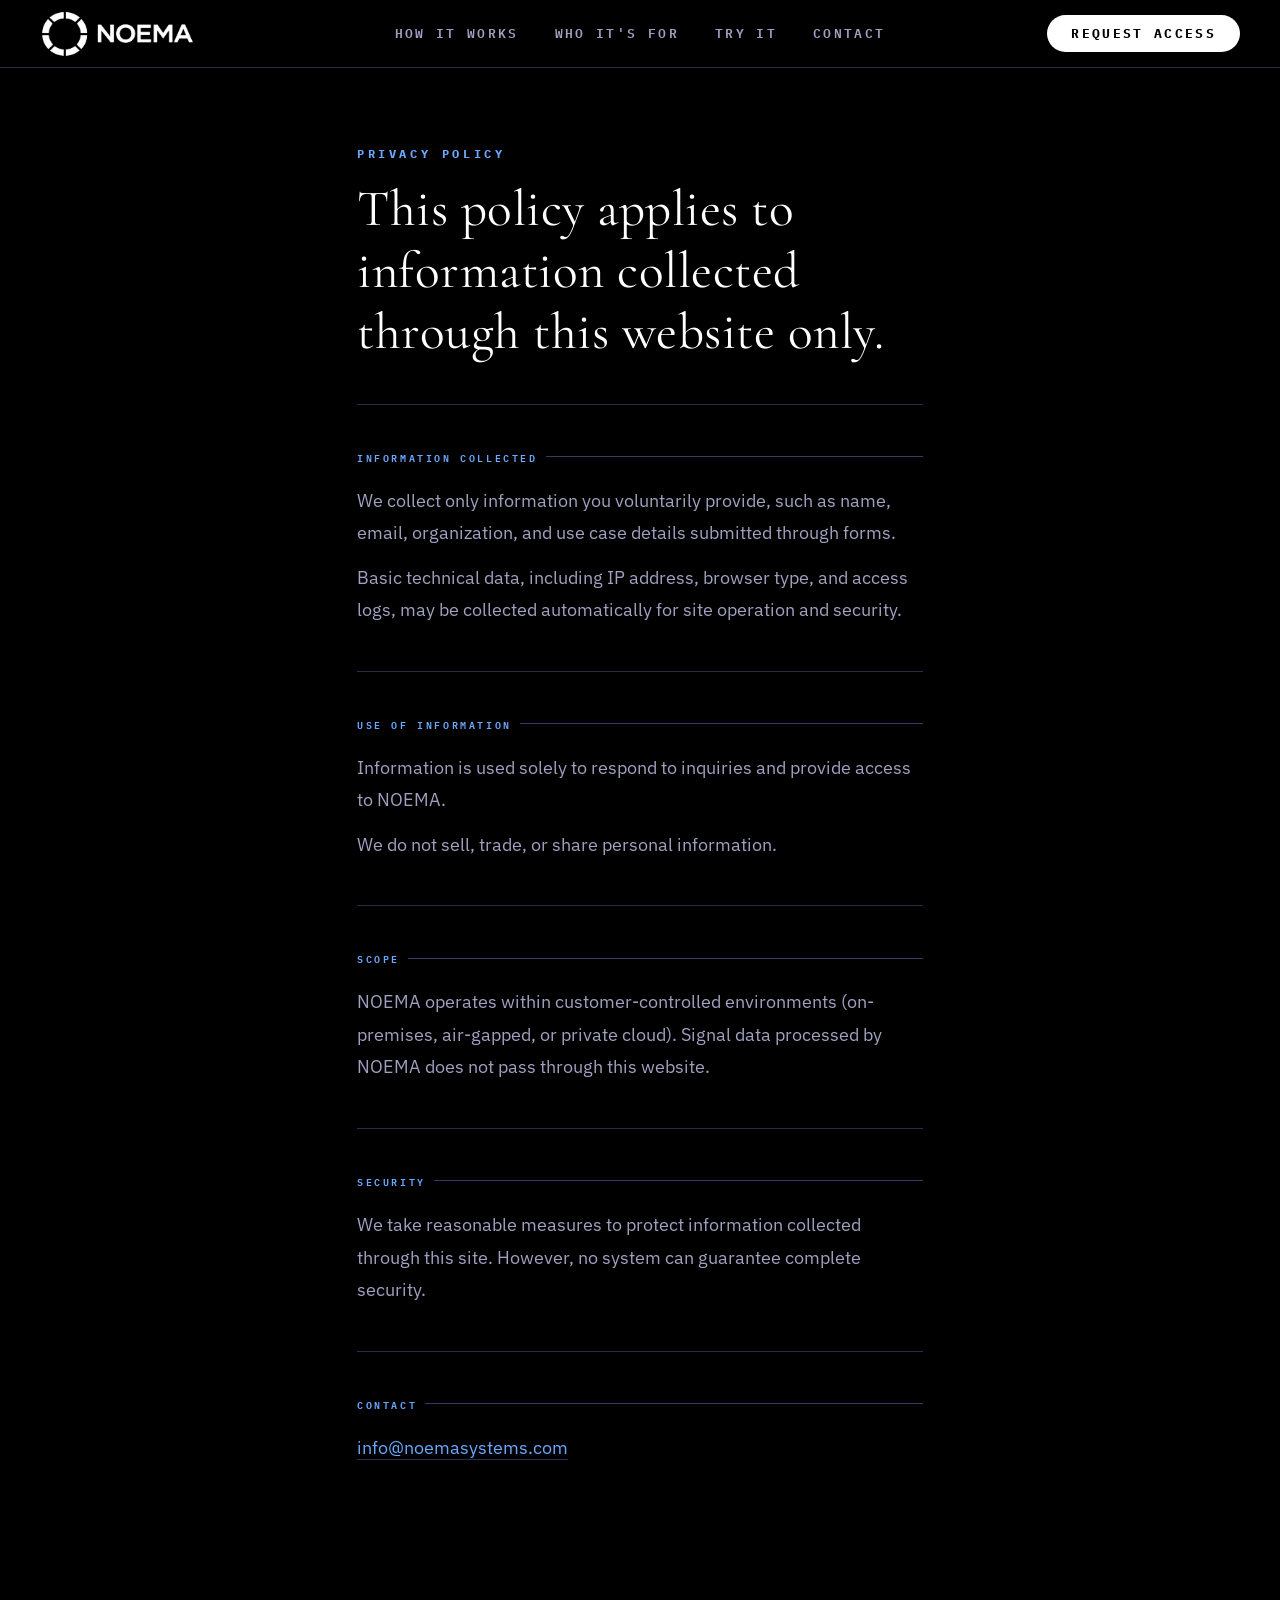
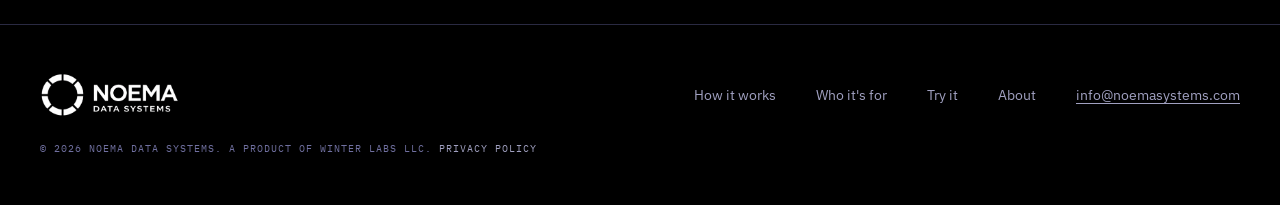
<file: privacy.html>
<!DOCTYPE html>
<html lang="en">
<head>
<meta charset="UTF-8">
<meta name="viewport" content="width=device-width, initial-scale=1.0, viewport-fit=cover">
<title>Privacy Policy — NOEMA Data Systems</title>
<meta name="description" content="Privacy Policy — NOEMA Data Systems. Information collected through this website only.">
<link rel="canonical" href="https://noemasystems.com/privacy.html">
<link rel="icon" type="image/png" href="images/noema_favicon.png">
<link rel="apple-touch-icon" href="images/noema_favicon.png">
<meta property="og:type" content="website">
<meta property="og:url" content="https://noemasystems.com/privacy.html">
<meta property="og:title" content="Privacy Policy — NOEMA Data Systems">
<meta property="og:site_name" content="NOEMA Data Systems">
<link rel="preconnect" href="https://fonts.googleapis.com">
<link rel="preconnect" href="https://fonts.gstatic.com" crossorigin>
<link href="https://fonts.googleapis.com/css2?family=Cormorant+Garamond:ital,wght@0,300;0,400;1,300;1,400&family=IBM+Plex+Mono:wght@400;500;600;700&family=IBM+Plex+Sans:wght@400;500;600;700&display=swap" rel="stylesheet">
<link rel="stylesheet" href="css/style.css">
<style>

  .privacy-wrap {
    max-width: 630px;
    margin: 0 auto;
    padding: 9rem 2rem 7rem;
  }

  /* Header */
  .privacy-title {
    font-family: var(--mono); font-size: 12px; font-weight: 700;
    letter-spacing: 0.3em; text-transform: uppercase; color: var(--blue);
    display: block; margin-bottom: 1rem;
  }
  .privacy-intro {
    font-family: var(--serif); font-size: clamp(2rem, 4vw, 3.5rem);
    font-weight: 400; color: var(--white); line-height: 1.2;
    letter-spacing: 0.01em;
    padding-bottom: 2.5rem;
    border-bottom: 1px solid var(--border);
    margin-bottom: 0;
  }

  /* Sections */
  .ps {
    padding: 2.75rem 0;
    border-bottom: 1px solid var(--border);
  }
  .ps:last-child { border-bottom: none; padding-bottom: 0; }

  .ps-heading {
    font-family: var(--mono); font-size: 10px; font-weight: 600;
    letter-spacing: 0.26em; text-transform: uppercase; color: var(--blue);
    display: flex; align-items: center; gap: 8px;
    margin-bottom: 1.25rem;
  }
  .ps-heading::after { content: ''; flex: 1; height: 1px; background: var(--border2); }
  .ps-text {
    font-family: var(--sans); font-size: 1.1rem; font-weight: 400;
    color: var(--mid); line-height: 1.85;
  }
  .ps-text p + p { margin-top: 0.75rem; }
  .ps-text a {
    color: var(--blue); text-decoration: none;
    border-bottom: 1px solid rgba(106,169,255,0.3);
    transition: color 0.2s, border-color 0.2s;
  }
  .ps-text a:hover { color: var(--white); border-color: var(--mid); }

  @media (max-width: 700px) {
    .privacy-wrap { padding: 7rem 1.25rem 4rem; }
  }
</style>
</head>
<body>

<nav>
  <button class="nav-hamburger" id="navHamburger" aria-label="Open menu" aria-expanded="false">
    <span></span><span></span><span></span>
  </button>
  <img src="images/noema_logo.png" alt="NOEMA" class="nav-logo-img"
       onclick="window.location.href='index.html'">
  <div class="nav-links">
    <a href="index.html#how">How it works</a>
    <a href="index.html#for">Who it's for</a>
    <a href="index.html#pilot">Try it</a>
    <a href="index.html#signup">Contact</a>
  </div>
  <button class="nav-cta" onclick="window.location.href='index.html#signup'">Request access</button>
</nav>

<div class="nav-dropdown" id="navDropdown">
  <a href="index.html#how"    onclick="closeNav()">How it works</a>
  <a href="index.html#for"    onclick="closeNav()">Who it's for</a>
  <a href="index.html#pilot"  onclick="closeNav()">Try it</a>
  <a href="index.html#signup" onclick="closeNav()">Contact</a>
  <button class="nav-dropdown-cta" onclick="closeNav(); window.location.href='index.html#signup'">Request access</button>
</div>

<div class="privacy-wrap">

  <span class="privacy-title">Privacy Policy</span>
  <p class="privacy-intro">This policy applies to information collected through this website only.</p>

  <div class="ps">
    <span class="ps-heading">Information Collected</span>
    <div class="ps-text">
      <p>We collect only information you voluntarily provide, such as name, email, organization, and use case details submitted through forms.</p>
      <p>Basic technical data, including IP address, browser type, and access logs, may be collected automatically for site operation and security.</p>
    </div>
  </div>

  <div class="ps">
    <span class="ps-heading">Use of Information</span>
    <div class="ps-text">
      <p>Information is used solely to respond to inquiries and provide access to NOEMA.</p>
      <p>We do not sell, trade, or share personal information.</p>
    </div>
  </div>

  <div class="ps">
    <span class="ps-heading">Scope</span>
    <div class="ps-text">
      <p>NOEMA operates within customer-controlled environments (on-premises, air-gapped, or private cloud). Signal data processed by NOEMA does not pass through this website.</p>
    </div>
  </div>

  <div class="ps">
    <span class="ps-heading">Security</span>
    <div class="ps-text">
      <p>We take reasonable measures to protect information collected through this site. However, no system can guarantee complete security.</p>
    </div>
  </div>

  <div class="ps">
    <span class="ps-heading">Contact</span>
    <div class="ps-text">
      <p><a href="mailto:info@noemasystems.com">info@noemasystems.com</a></p>
    </div>
  </div>

</div>

<footer>
  <img src="images/noema_bottom.png" alt="NOEMA" class="footer-logo-img">
  <div class="footer-links">
    <a href="index.html#how">How it works</a>
    <a href="index.html#for">Who it's for</a>
    <a href="index.html#pilot">Try it</a>
    <a href="about.html">About</a>
    <a href="mailto:info@noemasystems.com">info@noemasystems.com</a>
  </div>
  <div class="footer-legal">
    &copy; 2026 NOEMA Data Systems. A product of Winter Labs LLC.
    <a href="privacy.html" class="privacy-link">Privacy Policy</a>
  </div>
</footer>

<script>
function closeNav(){
  document.getElementById('navDropdown').classList.remove('open');
  document.getElementById('navHamburger').classList.remove('open');
  document.getElementById('navHamburger').setAttribute('aria-expanded','false');
  document.body.classList.remove('nav-open');
}
document.getElementById('navHamburger').addEventListener('click', function(){
  const dd = document.getElementById('navDropdown');
  const open = dd.classList.toggle('open');
  this.classList.toggle('open', open);
  this.setAttribute('aria-expanded', open ? 'true' : 'false');
  document.body.classList.toggle('nav-open', open);
});
document.addEventListener('click', function(e){
  const dd = document.getElementById('navDropdown');
  const hb = document.getElementById('navHamburger');
  if(dd.classList.contains('open') && !dd.contains(e.target) && !hb.contains(e.target)) closeNav();
});
window.addEventListener('resize', function(){
  if(window.innerWidth > 700) closeNav();
});
</script>
</body>
</html>
</file>
<file: css/style.css>
*, *::before, *::after { box-sizing: border-box; margin: 0; padding: 0; }

:root {
  --black:    #000000;
  --surface:  #070710;
  --card:     #0c0c1a;
  --elevated: #121228;
  --border:   #2a2a42;
  --border2:  #3a3a60;
  --dim:      #7070a0;
  --mid:      #a0a0c0;
  --sub:      #c0c0e0;
  --text:     #e8e8f4;
  --bright:   #f4f4ff;
  --white:    #ffffff;
  --blue:     #6aa9ff;
  --blue-dim: rgba(106,169,255,0.18);
  --blue-glow: rgba(106,169,255,0.5);
  --mono:  'IBM Plex Mono', monospace;
  --sans:  'IBM Plex Sans', sans-serif;
  --serif: 'Cormorant Garamond', Georgia, serif;
}

html { scroll-behavior: smooth; overflow-x: hidden; }
body {
  background: var(--black); color: var(--text);
  font-family: var(--sans); font-weight: 400; line-height: 1.6;
  -webkit-font-smoothing: antialiased;
  font-size: 18px;
}
body.nav-open { overflow: hidden; }

a { text-decoration: none; }


::-webkit-scrollbar { width: 2px; }
::-webkit-scrollbar-thumb { background: var(--border2); }

.container { max-width: 1280px; margin: 0 auto; padding: 0 2rem; }

/* Scroll targets land with the section title just below the fixed nav (68px) */
#how        { scroll-margin-top: 84px; }
#for        { scroll-margin-top: 36px; }
#principles { scroll-margin-top: 36px; }
#pilot      { scroll-margin-top: 68px; }
#signup     { scroll-margin-top: 44px; }

/* ---- NAV ---- */
nav {
  position: fixed; top: 0; left: 0; right: 0; z-index: 900;
  height: 68px; display: flex; align-items: center; justify-content: space-between;
  padding: 0 2.5rem;
  background: rgba(0,0,0,0.95); backdrop-filter: blur(24px);
  border-bottom: 1px solid var(--border);
}
.nav-logo-img { height: 48px; width: auto; cursor: pointer; display: block; }
.nav-links {
  display: flex; position: absolute;
  left: 50%; transform: translateX(-50%);
}
.nav-links a {
  font-family: var(--mono); font-size: 13px; font-weight: 600;
  letter-spacing: 0.18em; text-transform: uppercase; color: var(--mid);
  padding: 10px 18px; cursor: pointer; transition: color 0.25s;
  text-decoration: none;
}
.nav-links a:hover { color: var(--white); }
.nav-cta {
  font-family: var(--mono); font-size: 13px; font-weight: 700;
  letter-spacing: 0.18em; text-transform: uppercase;
  background: var(--white); color: var(--black); border: none;
  padding: 10px 24px; border-radius: 40px; cursor: pointer;
  transition: opacity 0.2s;
}
.nav-cta:hover { opacity: 0.85; }

/* Hamburger — hidden on desktop */
.nav-hamburger {
  display: none;
  background: transparent; border: none; cursor: pointer;
  padding: 8px; width: 40px; height: 40px;
  flex-direction: column; justify-content: center; align-items: center; gap: 5px;
  z-index: 901;
}
.nav-hamburger span {
  display: block; width: 22px; height: 1.5px;
  background: var(--bright);
  transition: transform 0.3s, opacity 0.25s;
  transform-origin: center;
}
.nav-hamburger.open span:nth-child(1) { transform: translateY(6.5px) rotate(45deg); }
.nav-hamburger.open span:nth-child(2) { opacity: 0; }
.nav-hamburger.open span:nth-child(3) { transform: translateY(-6.5px) rotate(-45deg); }

/* Mobile dropdown — hidden on desktop */
.nav-dropdown {
  display: none;
  position: fixed; top: 60px; left: 0; right: 0;
  z-index: 899;
  background: rgba(0,0,0,0.98); backdrop-filter: blur(24px);
  border-bottom: 1px solid var(--border);
  padding: 0 1rem;
  max-height: 0; overflow: hidden;
  transition: max-height 0.35s ease, padding 0.25s ease;
}
.nav-dropdown.open { max-height: 100vh; padding: 1rem 1rem 1.5rem; }
.nav-dropdown a {
  display: block;
  font-family: var(--mono); font-size: 13px; font-weight: 600;
  letter-spacing: 0.18em; text-transform: uppercase; color: var(--text);
  padding: 14px 4px; cursor: pointer;
  border-bottom: 1px solid var(--border);
  transition: color 0.2s;
  text-decoration: none;
}
.nav-dropdown a:hover,
.nav-dropdown a:active { color: var(--blue); }
.nav-dropdown a:last-of-type { border-bottom: none; }
.nav-dropdown-cta {
  display: block; width: 100%; margin-top: 1rem;
  font-family: var(--mono); font-size: 12px; font-weight: 700;
  letter-spacing: 0.18em; text-transform: uppercase;
  background: var(--white); color: var(--black); border: none;
  padding: 14px 20px; border-radius: 40px; cursor: pointer;
}

/* ---- HERO ---- */
.hero {
  position: relative; min-height: 100vh;
  display: flex; align-items: center; justify-content: flex-start;
  padding: 5rem 2.5rem 0;
  overflow: hidden;
  background: #000008;
}
#hero-canvas {
  position: absolute; inset: 0; width: 100%; height: 100%; z-index: 0;
}
.hero-vignette {
  position: absolute; inset: 0; z-index: 1;
  background:
    radial-gradient(ellipse 65% 55% at 65% 32%, rgba(20,15,70,0.25) 0%, transparent 68%),
    linear-gradient(to bottom, rgba(0,0,0,0.0) 0%, rgba(0,0,0,0.0) 35%, rgba(0,0,0,0.88) 100%),
    linear-gradient(to right, rgba(0,0,0,0.55) 0%, rgba(0,0,0,0.0) 60%);
}

/* HUD */
.hud {
  position: absolute; z-index: 5;
  display: flex; flex-direction: column; gap: 5px;
  pointer-events: none;
}
.hud-tr {
  top: 84px; right: 2.25rem;
  text-align: right;
  background: rgba(0,0,0,0.28); backdrop-filter: blur(6px);
  border: 1px solid rgba(106,169,255,0.12); border-radius: 6px;
  padding: 12px 16px;
}
.hud-line {
  font-family: var(--mono); font-size: 9.5px; font-weight: 500;
  letter-spacing: 0.22em; text-transform: uppercase;
  color: rgba(140,160,210,0.55);
  display: flex; gap: 10px; align-items: center; justify-content: flex-end;
}
.hud-val { color: rgba(106,169,255,0.82); font-weight: 600; }
.hud-divider { height: 1px; background: rgba(106,169,255,0.12); margin: 4px 0; }

/* Corner brackets */
.corner {
  position: absolute; z-index: 5;
  width: 20px; height: 20px; pointer-events: none;
}
.corner-tl { top: 72px;    left: 1.5rem;  border-top:    1px solid rgba(106,169,255,0.22); border-left:  1px solid rgba(106,169,255,0.22); }
.corner-tr { top: 72px;    right: 1.5rem; border-top:    1px solid rgba(106,169,255,0.22); border-right: 1px solid rgba(106,169,255,0.22); }
.corner-bl { bottom: 49px; left: 1.5rem;  border-bottom: 1px solid rgba(106,169,255,0.22); border-left:  1px solid rgba(106,169,255,0.22); }
.corner-br { bottom: 49px; right: 1.5rem; border-bottom: 1px solid rgba(106,169,255,0.22); border-right: 1px solid rgba(106,169,255,0.22); }

/* Hero content */
.hero-content {
  position: relative; z-index: 2;
  max-width: 700px; margin-bottom: 4rem;
}
.hero-badge {
  display: inline-flex; align-items: center; gap: 10px;
  font-family: var(--mono); font-size: 11px; font-weight: 600;
  letter-spacing: 0.32em; text-transform: uppercase; color: var(--blue);
  margin-top: 1rem; margin-bottom: 1.5rem;
}
.bdot {
  width: 7px; height: 7px; border-radius: 50%;
  background: var(--blue);
  box-shadow: 0 0 12px 4px var(--blue-glow);
  animation: blink 2.4s ease-in-out infinite;
}
@keyframes blink {
  0%,100% { opacity: 1; }
  50%     { opacity: 0.2; }
}
.hero h1 {
  font-family: var(--serif);
  font-size: clamp(3rem, 8vw, 6.5rem);
  font-weight: 300; line-height: 1.05; letter-spacing: -0.01em;
  color: var(--white); margin-bottom: 1.5rem;
  text-shadow: 0 2px 4px rgba(0,0,0,0.4);
}
.hero h1 em { font-style: italic; }
.hero-sub {
  font-family: var(--sans); font-size: 1.15rem; font-weight: 400;
  color: var(--sub); max-width: 580px; line-height: 1.7;
  margin-bottom: 2rem;
}
.hero-actions {
  display: flex; gap: 1rem; flex-wrap: wrap; align-items: center;
  margin-bottom: 2rem;
}
.btn-white, .btn-outline { padding: 12px 28px; font-size: 11px; }
.btn-white {
  font-family: var(--mono); font-weight: 700; letter-spacing: 0.2em;
  text-transform: uppercase; background: var(--white); color: var(--black);
  border: none; border-radius: 40px; cursor: pointer;
  transition: opacity 0.2s; box-shadow: 0 1px 3px rgba(0,0,0,0.3);
}
.btn-white:hover { opacity: 0.88; }
.btn-outline {
  font-family: var(--mono); letter-spacing: 0.2em; text-transform: uppercase;
  color: var(--text); background: transparent;
  border: 1px solid var(--border2); border-radius: 40px; cursor: pointer;
  transition: border-color 0.25s, color 0.25s;
}
.btn-outline:hover { border-color: var(--blue); color: var(--blue); }

/* Hero live ratio stat */
.hero-stat {
  position: absolute; right: 3rem; bottom: 7rem;
  z-index: 2; text-align: right;
  background: rgba(0,0,0,0.3); backdrop-filter: blur(8px);
  padding: 0.5rem 1rem; border-radius: 20px;
}
.ratio-big {
  font-family: var(--mono); font-weight: 700;
  font-size: clamp(4rem, 10vw, 8rem);
  line-height: 1; color: var(--white);
  letter-spacing: -0.03em;
}
.ratio-x {
  font-family: var(--mono); font-weight: 600;
  font-size: clamp(2rem, 5vw, 4rem);
}
.ratio-label {
  font-family: var(--mono); font-size: 10px; font-weight: 600;
  letter-spacing: 0.26em; text-transform: uppercase;
  color: var(--dim); margin-top: 0.2rem;
}
.ratio-sub {
  font-family: var(--mono); font-size: 9px; font-weight: 500;
  letter-spacing: 0.18em; text-transform: uppercase;
  color: rgba(106,169,255,0.6);
}

/* Hero bottom bar */
.hero-bar {
  position: absolute; bottom: 0; left: 0; right: 0; z-index: 3;
  border-top: 1px solid var(--border);
  border-bottom: 1px solid var(--border2);
  background: rgba(0,0,0,0.96); backdrop-filter: blur(20px);
  padding: 0.5rem 0;
  overflow: hidden;
}
.hero-bar-track {
  display: grid;
  grid-template-columns: repeat(4, 1fr);
}
.bar-cell {
  padding: 14px 1.25rem;
  font-family: var(--mono); font-size: 11px; font-weight: 500;
  letter-spacing: 0.16em; text-transform: uppercase;
  color: var(--dim); border-right: 1px solid var(--border);
  display: flex; align-items: center; gap: 10px;
}
.bar-cell:last-child { border-right: none; }
.bar-cell.on { color: var(--bright); }
.dot-sm { width: 6px; height: 6px; border-radius: 50%; background: var(--dim); }
.dot-sm.live {
  background: var(--blue);
  box-shadow: 0 0 9px 3px var(--blue-glow);
  animation: blink 2.4s ease-in-out infinite;
}

/* ---- SECTION SPACING & TYPOGRAPHY ---- */
main.container { padding-top: 7rem; }
.section-pad { padding: 3rem 2.5rem 1.5rem; border-top: 1px solid var(--border); }
#how .section-pad { padding-top: 0; }
#principles .section-pad { padding-top: 3rem; }

.kicker {
  font-family: var(--mono); font-size: 12px; font-weight: 700;
  letter-spacing: 0.3em; text-transform: uppercase; color: var(--blue);
  margin-bottom: 1rem; display: block;
}
.section-h2 {
  font-family: var(--serif); font-size: clamp(2rem, 4vw, 3.5rem);
  font-weight: 400; color: var(--white); letter-spacing: 0.01em;
  line-height: 1.2; margin-bottom: 1rem;
}
.section-preamble {
  font-family: var(--sans); font-size: 1.1rem; font-weight: 400;
  color: var(--mid); line-height: 1.85; max-width: 680px;
  margin-top: 1rem; margin-bottom: 1.25rem;
}

/* ---- OPS GRID (How it works) ---- */
.ops-grid {
  display: grid; grid-template-columns: repeat(4, 1fr);
  gap: 1px; background: var(--border);
  border-top: 1px solid var(--border); border-bottom: 1px solid var(--border);
}
.op-card {
  background: var(--surface); padding: 2.75rem 2.25rem;
  position: relative; transition: background 0.3s;
}
.op-card:hover { background: var(--card); }
.op-card::after {
  content: ''; position: absolute; top: 0; left: 0; right: 0; height: 2px;
  background: linear-gradient(90deg, transparent, var(--blue), transparent);
  transform: scaleX(0); transform-origin: left;
  transition: transform 0.4s ease;
}
.op-card:hover::after { transform: scaleX(1); }
.op-num {
  font-family: var(--mono); font-size: 10px; font-weight: 600;
  letter-spacing: 0.26em; text-transform: uppercase; color: var(--blue);
  margin-bottom: 1.25rem;
  display: flex; align-items: center; gap: 8px;
}
.op-num::after { content: ''; flex: 1; height: 1px; background: var(--border2); }
.op-title {
  font-family: var(--serif); font-size: 1.4rem; font-weight: 500;
  color: var(--white); margin-bottom: 0.75rem; line-height: 1.3;
}
.op-desc {
  font-family: var(--sans); font-size: 0.95rem; font-weight: 400;
  color: var(--mid); line-height: 1.8; margin-bottom: 1.25rem;
}
.op-specs {
  font-family: var(--mono); font-size: 10px; font-weight: 500;
  letter-spacing: 0.12em; text-transform: uppercase; color: var(--dim);
  border-top: 1px solid var(--border); padding-top: 1rem;
  display: flex; flex-direction: column; gap: 6px;
}
.op-specs span { display: flex; align-items: center; gap: 6px; }
.op-specs span::before {
  content: ''; width: 4px; height: 4px; border-radius: 50%;
  background: rgba(106,169,255,0.7);
}

/* ---- PIPELINE ---- */
.pipeline-wrap {
  margin: 2.5rem 2.5rem 2rem;
  background: var(--surface);
  border: 1px solid var(--border2); border-radius: 24px;
  padding: 2.5rem; position: relative;
}
.pipeline-flow {
  display: flex; align-items: center; justify-content: space-between;
  flex-wrap: wrap; gap: 0.5rem;
}
.pipe-node {
  flex: 1; min-width: 100px; text-align: center;
  padding: 1rem 0.75rem; background: var(--card);
  border: 1px solid var(--border2); border-radius: 16px;
}
.pipe-node.hl {
  background: var(--blue-dim);
  border-color: rgba(106,169,255,0.5);
}
.node-label {
  font-family: var(--mono); font-size: 9px; font-weight: 600;
  letter-spacing: 0.14em; text-transform: uppercase;
  color: var(--dim); margin-bottom: 4px;
}
.node-val {
  font-family: var(--serif); font-weight: 500; font-style: italic;
  font-size: 1.6rem; color: var(--white); margin: 0.3rem 0;
}
.node-note {
  font-family: var(--mono); font-size: 9px;
  letter-spacing: 0.1em; text-transform: uppercase; color: var(--blue);
}
.pipe-arrow { color: var(--border2); font-size: 1.4rem; flex-shrink: 0; }

.ratio-slider {
  margin-top: 2rem; display: flex; align-items: center;
  justify-content: center; gap: 1.5rem; flex-wrap: wrap;
  border-top: 1px solid var(--border); padding-top: 1.5rem;
}
.ratio-slider label {
  font-family: var(--mono); font-size: 10px; font-weight: 600;
  letter-spacing: 0.2em; text-transform: uppercase; color: var(--dim);
}
input[type="range"] {
  width: 280px; height: 3px;
  background: var(--border2); -webkit-appearance: none;
}
input[type="range"]:focus { outline: none; }
input[type="range"]::-webkit-slider-thumb {
  -webkit-appearance: none;
  width: 16px; height: 16px; border-radius: 50%;
  background: var(--blue); cursor: pointer; border: none;
  box-shadow: 0 0 8px var(--blue-glow);
  transition: transform 0.15s;
}
input[type="range"]::-webkit-slider-thumb:hover { transform: scale(1.25); }
.ratio-value {
  font-family: var(--mono); font-size: 15px; font-weight: 700;
  color: var(--blue); background: var(--card);
  padding: 5px 12px; border-radius: 30px;
  border: 1px solid var(--border2);
  min-width: 60px; text-align: center;
}
.validation-note {
  text-align: center; margin-top: 1.5rem;
  font-family: var(--mono); font-size: 9px;
  letter-spacing: 0.2em; text-transform: uppercase; color: var(--blue);
  border-top: 1px solid var(--border); padding-top: 1rem;
}

/* ---- WHO IT'S FOR (cards) ---- */
.cards-grid {
  display: grid; grid-template-columns: repeat(3, 1fr);
  gap: 1px; background: var(--border);
  border-top: 1px solid var(--border); border-bottom: 1px solid var(--border);
  margin: 1.25rem 0;
}
.who-card {
  background: var(--surface); overflow: hidden;
  transition: background 0.35s;
}
.who-card:hover { background: var(--card); }
.card-img-box {
  width: 100%; height: 240px;
  background: var(--card); position: relative; overflow: hidden;
  display: flex; align-items: center; justify-content: center;
}
.card-img-box img {
  width: 100%; height: 100%; object-fit: cover;
  transition: transform 0.5s;
}
.who-card:hover .card-img-box img { transform: scale(1.04); }
.card-img-box::after {
  content: ''; position: absolute; left: 0; right: 0; height: 1px;
  background: linear-gradient(90deg, transparent, rgba(106,169,255,0.6), transparent);
  animation: scan 5s linear infinite;
  animation-delay: var(--d, 0s); top: 0;
}
@keyframes scan {
  0%   { top: 0;    opacity: 0; }
  8%   { opacity: 0.6; }
  88%  { opacity: 0.6; }
  100% { top: 100%; opacity: 0; }
}
.card-body { padding: 2.25rem 2.25rem 2.75rem; }
.card-cat {
  font-family: var(--mono); font-size: 10px; font-weight: 600;
  letter-spacing: 0.26em; text-transform: uppercase; color: var(--blue);
  margin-bottom: 1rem;
}
.card-title {
  font-family: var(--serif); font-size: 1.4rem; font-weight: 500;
  color: var(--white); margin-bottom: 0.75rem; line-height: 1.3;
}
.card-text {
  font-family: var(--sans); font-size: 0.95rem; font-weight: 400;
  color: var(--mid); line-height: 1.8;
}

/* ---- FIRST PRINCIPLES ---- */
.principles-grid {
  display: grid; grid-template-columns: repeat(2, 1fr);
  gap: 1px; background: var(--border);
  border-top: 1px solid var(--border); border-bottom: 1px solid var(--border);
  margin: 1.25rem 0;
}
.principle {
  background: var(--surface); padding: 3rem;
  transition: background 0.35s;
}
.principle:hover { background: var(--card); }
.principle h4 {
  font-family: var(--serif); font-size: 1.3rem; font-weight: 500;
  color: var(--bright); margin-bottom: 0.85rem; line-height: 1.35;
}
.principle p {
  font-family: var(--sans); font-size: 0.95rem; font-weight: 400;
  color: var(--mid); line-height: 1.85;
}

/* ---- TRY IT ---- */
.tryit-banner {
  background: var(--card); border: 1px solid var(--border2);
  border-radius: 28px; padding: 3.5rem;
  margin: 4rem 0 2rem;
  position: relative; overflow: hidden;
}
.tryit-banner::before {
  content: ''; position: absolute; inset: 0;
  background-image:
    linear-gradient(rgba(255,255,255,0.02) 1px, transparent 1px),
    linear-gradient(90deg, rgba(255,255,255,0.02) 1px, transparent 1px);
  background-size: 48px 48px; pointer-events: none;
}
.tryit-banner::after {
  content: ''; position: absolute; inset: 0;
  background: radial-gradient(ellipse 55% 70% at 0% 50%, rgba(106,169,255,0.1) 0%, transparent 60%);
  pointer-events: none;
}
.tryit-top { margin-bottom: 3rem; }
.tryit-heading {
  font-family: var(--serif); font-size: clamp(2rem, 4vw, 3.5rem);
  font-weight: 400; color: var(--white); letter-spacing: 0.01em;
  line-height: 1.2; margin-bottom: 1.1rem;
}
.tryit-sub {
  font-family: var(--sans); font-size: 1.1rem; font-weight: 400;
  color: var(--mid); line-height: 1.85;
  max-width: 560px; margin-bottom: 1.75rem;
}
.shadow-badge {
  display: inline-flex; align-items: center; gap: 10px;
  background: rgba(106,169,255,0.08);
  border: 1px solid rgba(106,169,255,0.25);
  border-radius: 8px; padding: 8px 16px;
  margin-bottom: 1.25rem;
}
.shadow-badge-dot {
  width: 5px; height: 5px; border-radius: 50%;
  background: var(--blue);
  box-shadow: 0 0 7px 2px var(--blue-glow);
  animation: blink 2.4s ease-in-out infinite;
}
.shadow-badge-text {
  font-family: var(--mono); font-size: 10px; font-weight: 700;
  letter-spacing: 0.22em; text-transform: uppercase; color: var(--blue);
}
.tryit-badge-section { margin: 1rem 0; }
.tryit-badge-line,
.tryit-badge-single {
  font-family: var(--mono); font-size: 10px; font-weight: 600;
  letter-spacing: 0.14em; text-transform: uppercase; color: var(--bright);
  background: rgba(0,0,0,0.4); border: 1px solid var(--border2);
  padding: 6px 14px; border-radius: 40px;
  display: inline-block; margin: 0 0.5rem 0.5rem 0;
}

.tryit-steps {
  display: grid; grid-template-columns: repeat(4, 1fr);
  gap: 1px; background: var(--border2);
  border-radius: 12px; overflow: hidden;
  margin: 2rem 0;
}
.tryit-step { background: var(--elevated); padding: 2.5rem 2rem; }
.ts-num {
  font-family: var(--mono); font-size: 10px; font-weight: 700;
  letter-spacing: 0.22em; text-transform: uppercase; color: var(--blue);
  margin-bottom: 1rem;
  display: flex; align-items: center; gap: 8px;
}
.ts-num::after { content: ''; flex: 1; height: 1px; background: var(--border2); }
.ts-title {
  font-family: var(--serif); font-size: 1.4rem; font-weight: 500;
  color: var(--white); margin-bottom: 0.75rem; line-height: 1.3;
}
.ts-body {
  font-family: var(--sans); font-size: 0.95rem; font-weight: 400;
  color: var(--mid); line-height: 1.8;
}

.deploy-row {
  display: inline-flex; align-items: stretch;
  border: 1px solid var(--border2); border-radius: 8px;
  overflow: hidden; margin: 2rem 0;
}
.deploy-scroller { display: flex; }
.deploy-track { display: flex; }
.deploy-label {
  font-family: var(--mono); font-size: 10px; font-weight: 700;
  letter-spacing: 0.18em; text-transform: uppercase; color: var(--dim);
  padding: 10px 18px;
  border-right: 1px solid var(--border2);
  display: flex; align-items: center;
}
.deploy-item {
  font-family: var(--mono); font-size: 10px; font-weight: 500;
  letter-spacing: 0.12em; text-transform: uppercase; color: var(--sub);
  padding: 10px 16px;
  border-right: 1px solid var(--border);
  display: flex; align-items: center; gap: 6px;
  justify-content: center;
  white-space: nowrap;
}
.deploy-item:last-child { border-right: none; }
.deploy-item::before {
  content: ''; width: 3px; height: 3px; border-radius: 50%;
  background: rgba(106,169,255,0.35);
}

.tryit-cta-row {
  display: flex; align-items: center; gap: 1rem;
  margin-top: 2rem;
}
.tryit-arrow {
  font-family: var(--mono); font-size: 10px;
  letter-spacing: 0.16em; text-transform: uppercase; color: var(--mid);
  display: flex; align-items: center; gap: 8px;
  cursor: pointer; background: none; border: none;
  transition: color 0.25s;
}
.tryit-arrow:hover { color: var(--white); }
.tryit-arrow svg { transition: transform 0.25s; }
.tryit-arrow:hover svg { transform: translateY(3px); }

/* ---- FORM ---- */
.form-section {
  display: grid; grid-template-columns: 1fr 1fr;
  gap: 7rem; align-items: start; margin: 0;
}
.form-left h2 {
  font-family: var(--serif); font-size: clamp(1.8rem, 3vw, 2.5rem);
  font-weight: 400; color: var(--white); margin-bottom: 1rem;
}
.form-left p {
  font-family: var(--sans); font-size: 1rem; font-weight: 400;
  color: var(--mid); line-height: 1.85;
}
.f-group { display: flex; flex-direction: column; gap: 6px; margin-bottom: 14px; }
.f-row    { display: grid; grid-template-columns: 1fr 1fr; gap: 14px; }
.f-label {
  font-family: var(--mono); font-size: 10px; font-weight: 600;
  letter-spacing: 0.18em; text-transform: uppercase; color: var(--dim);
}
.fi, .fs {
  background: var(--surface); border: 1px solid var(--border2);
  color: var(--bright); font-family: var(--sans);
  font-size: 16px; font-weight: 400;
  padding: 14px 16px; border-radius: 12px;
  width: 100%; outline: none;
  transition: border-color 0.3s;
}
.fi:focus, .fs:focus { border-color: rgba(106,169,255,0.7); }
.fi::placeholder { color: var(--dim); }
.fs { -webkit-appearance: none; cursor: pointer; color: var(--mid); }
.fs option { background: var(--card); color: var(--text); }
.fsub {
  background: var(--white); color: var(--black);
  font-family: var(--mono); font-size: 11px; font-weight: 700;
  letter-spacing: 0.2em; text-transform: uppercase;
  padding: 15px; border: none; border-radius: 40px;
  width: 100%; cursor: pointer;
  margin-top: 6px; transition: opacity 0.2s;
}
.fsub:hover { opacity: 0.88; }
.fnote {
  font-family: var(--mono); font-size: 9px;
  letter-spacing: 0.12em; text-transform: uppercase;
  color: var(--dim); text-align: center; margin-top: 12px;
}
#formSuccess {
  display: none; text-align: center; padding: 3rem;
  border: 1px solid var(--border2); background: var(--surface);
  border-radius: 24px;
}
#formSuccess p {
  font-family: var(--serif); font-size: 1.6rem; font-weight: 400;
  color: var(--blue);
}
#formSuccess small {
  display: block; margin-top: 10px;
  font-family: var(--mono); font-size: 10px;
  letter-spacing: 0.14em; text-transform: uppercase; color: var(--dim);
}

/* ---- FOOTER ---- */
footer {
  border-top: 1px solid var(--border);
  padding: 3rem 2.5rem;
  display: flex; justify-content: space-between; align-items: center;
  flex-wrap: wrap; gap: 1.5rem;
  margin-top: 3rem;
}
.footer-logo-img { height: 44px; width: auto; display: block; }
.footer-links { display: flex; gap: 2.5rem; flex-wrap: wrap; }
.footer-links a {
  font-family: var(--sans); font-size: 14px; font-weight: 400;
  color: var(--mid); cursor: pointer; transition: color 0.25s;
  text-decoration: none;
}
.footer-links a[href^="mailto"] { text-decoration: underline; text-underline-offset: 3px; }
.footer-links a:hover { color: var(--white); }
.footer-legal {
  font-family: var(--mono); font-size: 10px;
  letter-spacing: 0.1em; text-transform: uppercase;
  color: var(--dim);
}
.privacy-link { color: var(--mid); text-decoration: none; transition: color 0.25s; }
.privacy-link:hover { color: var(--white); text-decoration: underline; }

/* ---- REVEAL ---- */
.reveal {
  opacity: 0; transform: translateY(18px);
  transition: opacity 0.8s ease, transform 0.8s ease;
}
.reveal.in { opacity: 1; transform: none; }

/* =============================================================
   RESPONSIVE
   ============================================================= */

@media (max-width: 1024px) {
  .nav-links { display: none; }
  .ops-grid { grid-template-columns: 1fr 1fr; }
  .cards-grid,
  .principles-grid,
  .tryit-steps { grid-template-columns: 1fr; }
  .deploy-row { flex-wrap: wrap; }
  .form-section { grid-template-columns: 1fr; gap: 3rem; }
  .hero-stat   { right: 1.5rem; bottom: 7rem; }
  .hero-bar    { grid-template-columns: 1fr 1fr; }
  .hero        { padding: 4rem 1.5rem 0; min-height: 95vh; }
  .hero h1     { font-size: clamp(2rem, 6vw, 4rem); }
  .hud         { display: none; }
  .corner      { display: none; }
}

@media (max-width: 700px) {
  /* --- Nav: hamburger left, logo center, CTA moves to dropdown --- */
  nav {
    padding: 0 1rem;
    height: 60px;
    justify-content: space-between;
  }
  .nav-hamburger { display: flex; position: relative; z-index: 902; }
  .nav-dropdown  { display: block; }
  .nav-logo-img {
    height: 34px;
    position: absolute;
    left: 50%;
    transform: translateX(-50%);
  }
  .nav-cta { display: none; }

  /* --- Layout --- */
  .container       { padding: 0 1rem; }
  main.container   { padding-top: 4.5rem; }
  .section-pad     { padding: 2rem 1rem 1rem; }
  #principles .section-pad { padding-top: 2rem; }

  /* --- Scroll anchors: shorter nav (60px) --- */
  #how        { scroll-margin-top: 72px; }
  #for        { scroll-margin-top: 48px; }
  #principles { scroll-margin-top: 12px; }
  #pilot      { scroll-margin-top: 72px; }
  #signup     { scroll-margin-top: 20px; }

  /* --- Hero (bigger headline + bigger sub-text on phone) --- */
  .hero {
    padding: 4.5rem 1.25rem 0;
    min-height: 88vh;
  }
  .hero-content { margin-bottom: 4.5rem; }
  .hero h1 {
    font-size: clamp(2.75rem, 11vw, 4rem);
    line-height: 1.08;
    margin-bottom: 1.25rem;
  }
  .hero h1 br { display: block; }
  .hero-sub {
    font-size: 1.15rem;
    line-height: 1.65;
    max-width: 100%;
    margin-bottom: 2rem;
  }
  .hero-actions {
    flex-direction: column;
    align-items: flex-start;
    gap: 0.9rem;
    margin-bottom: 0.5rem;
  }
  .hero-actions .btn-white,
  .hero-actions .btn-outline {
    display: inline-flex;
    align-items: center; justify-content: center;
    width: auto;
    padding: 11px 22px;
  }
  .hero-stat { display: none; }
  .hud, .corner { display: none; }

  /* --- Hero bar: auto-scrolling marquee --- */
  .hero-bar { padding: 0; }
  .hero-bar-track {
    display: flex;
    grid-template-columns: none;
    width: max-content;
    animation: marquee-scroll 28s linear infinite;
    will-change: transform;
  }
  .hero-bar-track .bar-cell {
    flex-shrink: 0;
    padding: 10px 1.5rem;
    font-size: 10px;
    border-right: 1px solid var(--border);
    white-space: nowrap;
  }

  /* --- Single column areas --- */
  .f-row { grid-template-columns: 1fr; }

  /* --- Op-cards: horizontal swipe carousel --- */
  .ops-grid {
    grid-template-columns: none;
    display: flex;
    overflow-x: auto;
    scroll-snap-type: x mandatory;
    -webkit-overflow-scrolling: touch;
    scrollbar-width: none;
    border-top: none; border-bottom: none;
    background: transparent;
    gap: 0;
    margin: 0 -1rem;
    padding: 0 1rem 0.5rem;
  }
  .ops-grid::-webkit-scrollbar { display: none; }
  .op-card {
    flex: 0 0 82%;
    min-width: 82%;
    scroll-snap-align: start;
    padding: 2rem 1.25rem;
    border: 1px solid var(--border);
    border-radius: 16px;
    margin-right: 0.75rem;
  }
  .op-card:last-child { margin-right: 0.5rem; }
  .op-title { font-size: 1.25rem; }

  /* --- Who it's for: horizontal swipe carousel --- */
  .cards-grid {
    grid-template-columns: none;
    display: flex;
    overflow-x: auto;
    scroll-snap-type: x mandatory;
    -webkit-overflow-scrolling: touch;
    scrollbar-width: none;
    border-top: none; border-bottom: none;
    background: transparent;
    gap: 0;
    margin: 1rem -1rem 0.5rem;
    padding: 0 1rem 0.5rem;
  }
  .cards-grid::-webkit-scrollbar { display: none; }
  .who-card {
    flex: 0 0 82%;
    min-width: 82%;
    scroll-snap-align: start;
    border: 1px solid var(--border);
    border-radius: 16px;
    margin-right: 0.75rem;
    overflow: hidden;
  }
  .who-card:last-child { margin-right: 0.5rem; }
  .card-img-box { height: 200px; }
  .card-body    { padding: 1.75rem 1.25rem 2rem; }
  .card-title   { font-size: 1.25rem; }

  /* --- First principles: 2x2 grid, bigger headings --- */
  .principles-grid { grid-template-columns: 1fr 1fr; gap: 1px; }
  .principle       { padding: 1.25rem 1rem; }
  .principle h4    { font-size: 1.15rem; margin-bottom: 0.5rem; line-height: 1.25; }
  .principle p     { font-size: 0.82rem; line-height: 1.55; }

  /* --- Pipeline: vertical stack with rotated arrows --- */
  .pipeline-wrap {
    margin: 1.5rem 0;
    padding: 1.5rem 1.25rem;
    border-radius: 18px;
  }
  .pipeline-flow { flex-direction: column; gap: 0.35rem; }
  .pipe-node     { width: 100%; min-width: 0; padding: 0.75rem; }
  .pipe-arrow    { transform: rotate(90deg); font-size: 0.9rem; line-height: 0.5; }
  .node-label    { font-size: 8.5px; }
  .node-val      { font-size: 1.2rem; margin: 0.15rem 0; }
  .node-note     { font-size: 8.5px; }
  .ratio-slider {
    flex-direction: column;
    gap: 0.75rem;
    margin-top: 1.25rem;
    padding-top: 1.25rem;
  }
  input[type="range"] { width: 100%; max-width: 280px; }

  /* --- Try-it banner --- */
  .tryit-banner   { padding: 1.75rem 1.25rem; border-radius: 20px; }
  .tryit-top      { margin-bottom: 2rem; }
  .tryit-heading  { font-size: clamp(1.75rem, 7vw, 2.25rem); line-height: 1.15; }
  .tryit-sub      { font-size: 1rem; max-width: 100%; }
  .shadow-badge   { padding: 7px 12px; }
  .shadow-badge-text { font-size: 9px; letter-spacing: 0.14em; }
  .tryit-cta-row  { flex-wrap: wrap; }

  /* --- Try-it badges: swipeable + auto-advancing carousel --- */
  .tryit-badge-section {
    margin: 1rem -1.25rem;
    overflow-x: auto;
    overflow-y: hidden;
    -webkit-overflow-scrolling: touch;
    scrollbar-width: none;
    /* No scroll-snap here — conflicts with the translateX animation below */
    -webkit-mask-image: linear-gradient(90deg, transparent, #000 8%, #000 92%, transparent);
            mask-image: linear-gradient(90deg, transparent, #000 8%, #000 92%, transparent);
  }
  .tryit-badge-section::-webkit-scrollbar { display: none; }
  .tryit-badge-track {
    display: flex;
    width: max-content;
    gap: 0;
    padding: 0 0.375rem;
    animation: marquee-scroll 22s linear infinite;
    will-change: transform;
  }
  .tryit-badge-track > * {
    flex-shrink: 0;
    margin: 0 0.375rem;
    white-space: nowrap;
  }
  .tryit-badge-section:hover .tryit-badge-track,
  .tryit-badge-section.paused .tryit-badge-track {
    animation-play-state: paused;
  }

  /* --- Try-it steps: horizontal swipe carousel --- */
  .tryit-steps {
    grid-template-columns: none;
    display: flex;
    overflow-x: auto;
    scroll-snap-type: x mandatory;
    -webkit-overflow-scrolling: touch;
    scrollbar-width: none;
    background: transparent;
    border-radius: 0;
    gap: 0.75rem;
    margin: 1.25rem -1.25rem;
    padding: 0 1.25rem 0.5rem;
  }
  .tryit-steps::-webkit-scrollbar { display: none; }
  .tryit-step {
    flex: 0 0 78%;
    min-width: 78%;
    scroll-snap-align: start;
    padding: 1.75rem 1.25rem;
    border: 1px solid var(--border2);
    border-radius: 14px;
  }
  .ts-title { font-size: 1.2rem; }

  /* --- Deploy row: fixed label + swipeable marquee items --- */
  .deploy-row {
    display: flex;           /* full width on mobile — label is absolute positioned */
    position: relative;
    flex-direction: row;
    align-items: stretch;
    overflow: hidden;
    border-radius: 10px;
    padding-left: 118px;
  }
  .deploy-label {
    position: absolute;
    left: 0; top: 0; bottom: 0;
    width: 118px; z-index: 2;
    background: var(--card);
    border-right: 1px solid var(--border2);
    border-bottom: none;
    padding: 10px 12px;
    justify-content: center;
    flex-shrink: 0;
  }
  .deploy-scroller {
    overflow-x: auto;
    overflow-y: hidden;
    -webkit-overflow-scrolling: touch;
    scrollbar-width: none;
    /* No scroll-snap — conflicts with marquee animation and causes half-cut items */
    flex: 1;
  }
  .deploy-scroller::-webkit-scrollbar { display: none; }
  .deploy-track {
    display: flex;
    width: max-content;
    animation: marquee-scroll 18s linear infinite;
    will-change: transform;
  }
  .deploy-scroller:hover .deploy-track,
  .deploy-scroller.paused .deploy-track {
    animation-play-state: paused;
  }
  .deploy-item {
    flex-shrink: 0;
    border-right: 1px solid var(--border);
    border-bottom: none;
    padding: 10px 14px;
    white-space: nowrap;
    min-width: max-content;
  }
  .deploy-item:last-child { border-right: 1px solid var(--border); }
  .deploy-row::before {
    content: '';
    position: absolute;
    left: 118px; top: 0; bottom: 0;
    width: 18px; z-index: 1;
    background: linear-gradient(to right, var(--card), rgba(12,12,26,0));
    pointer-events: none;
  }

  /* --- Carousel end-spacer for visual affordance --- */
  .ops-grid::after,
  .cards-grid::after,
  .tryit-steps::after {
    content: '';
    flex: 0 0 1rem;
  }

  /* --- Form --- */
  .form-section { gap: 2rem; }
  .form-left h2 { font-size: clamp(1.6rem, 6vw, 2rem); }
  .fi, .fs      { font-size: 16px; padding: 12px 14px; }

  /* --- Footer --- */
  footer {
    flex-direction: column;
    align-items: flex-start;
    padding: 2rem 1rem;
  }
  .footer-links { gap: 1.25rem 1.75rem; }
}

@media (max-width: 380px) {
  .hero h1        { font-size: 2.4rem; }
  .section-h2     { font-size: 1.75rem; }
  .tryit-heading  { font-size: 1.75rem; }
  .hero-actions .btn-white,
  .hero-actions .btn-outline {
    width: 100%;
    justify-content: center;
    text-align: center;
  }
  .nav-logo-img   { height: 30px; }
}

/* ---- Marquee animation (outside media queries for broad support) ---- */
@keyframes marquee-scroll {
  0%   { transform: translateX(0); }
  100% { transform: translateX(-50%); }
}
</file>
